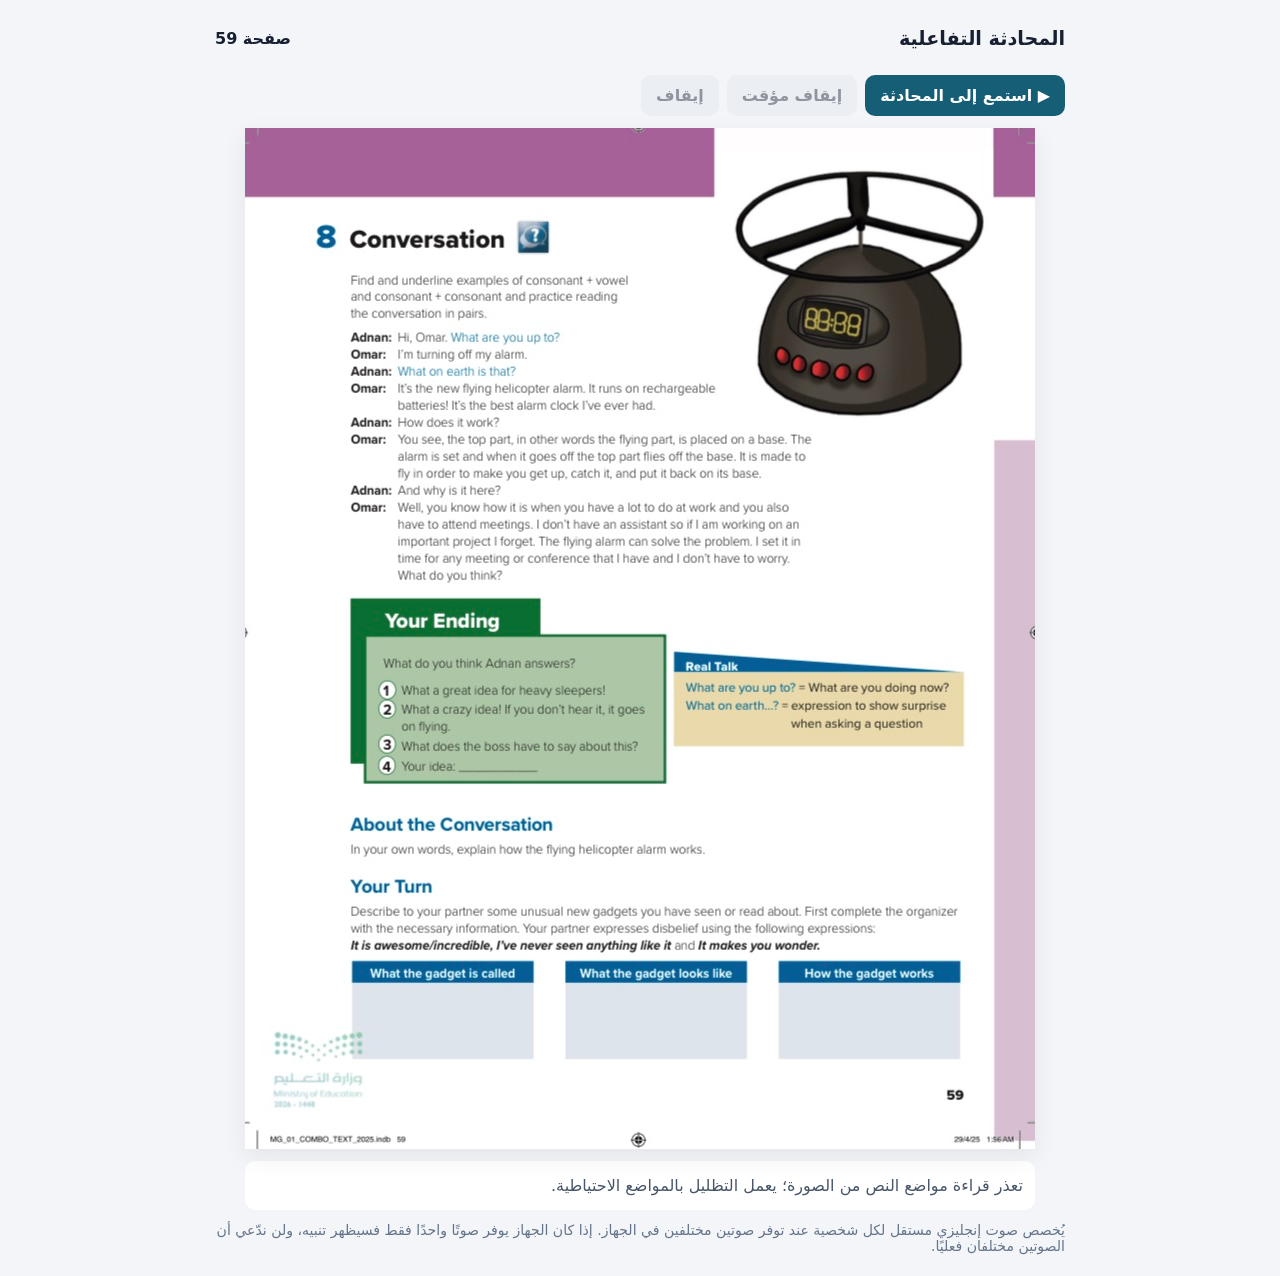
<file: masharee-awal/index.html>
<!doctype html>
<html lang="ar" dir="rtl">
<head>
<meta charset="utf-8"><meta name="viewport" content="width=device-width,initial-scale=1">
<title>المحادثة التفاعلية - صفحة 59</title>
<style>
*{box-sizing:border-box}body{margin:0;padding:14px;background:#f3f5f8;color:#172033;font-family:system-ui,Tahoma,sans-serif}
main{max-width:850px;margin:auto}header{display:flex;justify-content:space-between;align-items:center;gap:10px}h1{font-size:1.2rem}
.controls{display:flex;gap:8px;flex-wrap:wrap;margin:12px 0}button{font:inherit;font-weight:700;border:0;border-radius:10px;padding:11px 15px;background:#155e75;color:white;cursor:pointer}
.secondary{background:#e2e8f0;color:#172033}button:disabled{opacity:.45;cursor:not-allowed}
.page{position:relative;max-width:790px;margin:auto;background:white;line-height:0;box-shadow:0 8px 24px #0001;overflow:hidden}
.page img{width:100%;height:auto;display:block}.hot{position:absolute;border:2px solid transparent;border-radius:5px;background:transparent;padding:0;min-width:0;min-height:0}
.hot:focus-visible{outline:3px solid #2563eb;outline-offset:1px}.word-layer{position:absolute;inset:0;width:100%;height:100%;pointer-events:none;overflow:visible}.word-highlight{fill:rgba(35,35,35,.24);stroke:none;rx:2}
.status{max-width:790px;margin:12px auto;padding:12px;background:white;border-radius:10px;color:#475569;line-height:1.6}
.note{font-size:.88rem;color:#64748b;margin:8px 0}
</style></head>
<body><main>
<header><h1>المحادثة التفاعلية</h1><b>صفحة 59</b></header>
<div class="controls">
<button id="play">▶ استمع إلى المحادثة</button>
<button class="secondary" id="pause" disabled>إيقاف مؤقت</button>
<button class="secondary" id="stop" disabled>إيقاف</button>
</div>
<div class="page" id="page"><img src="conversation-page-59.jpg" alt="صفحة الكتاب الأصلية للمحادثة" onerror="document.querySelector('#status').textContent='تعذر تحميل صورة الصفحة. تحقق من الاتصال ثم أعد تحميل الموقع.'"></div>
<div class="status" id="status" aria-live="polite">اضغط زر الاستماع أو اضغط على موضع جملة في الصفحة لسماعها وحدها.</div>
<p class="note">يُخصص صوت إنجليزي مستقل لكل شخصية عند توفر صوتين مختلفين في الجهاز. إذا كان الجهاز يوفر صوتًا واحدًا فقط فسيظهر تنبيه، ولن ندّعي أن الصوتين مختلفان فعليًا.</p>
</main>
<script>
const lines=[
["Adnan","Hi, Omar. What are you up to?",[13,16.9,62,2.1],171],
["Omar","I'm turning off my alarm.",[13,18.9,62,2.0],190],
["Adnan","What on earth is that?",[13,20.9,62,2.0],210],
["Omar","It's the new flying helicopter alarm. It runs on rechargeable batteries! It's the best alarm clock I've ever had.",[13,22.8,64,4.7],229],
["Adnan","How does it work?",[13,28.5,62,2.0],263],
["Omar","You see, the top part, in other words the flying part, is placed on a base. The alarm is set and when it goes off the top part flies off the base. It is made to fly in order to make you get up, catch it, and put it back on its base.",[13,30.4,64,6.5],282],
["Adnan","And why is it here?",[13,36.7,62,2.0],348],
["Omar","Well, you know how it is when you have a lot to do at work and you also have to attend meetings. I don't have an assistant so if I am working on an important project I forget. The flying alarm can solve the problem. I set it in time for any meeting or conference that I have and I don't have to worry. What do you think?",[13,38.5,64,7.0],367]
];
const $=s=>document.querySelector(s),page=$("#page"),status=$("#status"),pauseBtn=$("#pause"),stopBtn=$("#stop"),spots=[];
const svgNS="http://www.w3.org/2000/svg",W=790,H=1024,START_X=153;
const svg=document.createElementNS(svgNS,"svg");svg.setAttribute("class","word-layer");svg.setAttribute("viewBox","0 0 "+W+" "+H);svg.setAttribute("preserveAspectRatio","none");page.append(svg);
const canvas=document.createElement("canvas"),ctx=canvas.getContext("2d");ctx.font="12px Arial";
const wordRects=[];
function detectPrintedRows(){
 const img=page.querySelector("img");
 if(!img?.complete||!img.naturalWidth)return [];
 canvas.width=W;canvas.height=H;ctx.font="12px Arial";
 try{ctx.drawImage(img,0,0,W,H);}catch{return [];}
 const pixels=ctx.getImageData(0,0,W,H).data,active=[];
 for(let y=175;y<475;y++){
  let count=0;
  for(let x=98;x<600;x++){
   const p=(y*W+x)*4,lum=.299*pixels[p]+.587*pixels[p+1]+.114*pixels[p+2];
   if(pixels[p+3]>0&&lum<155)count++;
  }
  if(count>=3)active.push(y);
 }
 const groups=[];
 for(const y of active){
  const last=groups[groups.length-1];
  if(!last||y-last.bottom>3)groups.push({top:y,bottom:y});
  else last.bottom=y;
 }
 return groups.filter(g=>g.bottom-g.top<=16);
}
function buildWordRectsFromImage(){
 const expected=[1,1,1,2,1,3,1,5],rows=detectPrintedRows();
 if(rows.length!==15)return false;
 let chosenLayouts=null;
 for(let width=390;width<=470;width++){
  const layouts=lines.map(line=>{
   const matches=[...line[1].matchAll(/[A-Za-z]+(?:['’][A-Za-z]+)?/g)];
   const result=[];let row=[],used=0;
   for(const m of matches){
    const w=ctx.measureText(m[0]).width,space=row.length?ctx.measureText(" ").width:0;
    if(row.length&&used+space+w>width){result.push(row);row=[];used=0;}
    row.push(m);used+=(row.length>1?space:0)+w;
   }
   if(row.length)result.push(row);
   return result;
  });
  if(layouts.every((layout,i)=>layout.length===expected[i])){chosenLayouts=layouts;break;}
 }
 if(!chosenLayouts)return false;
 let rowIndex=0;
 chosenLayouts.forEach((layout,lineIndex)=>{
  layout.forEach(row=>{
   let x=START_X;
   row.forEach((m,j)=>{
    if(j)x+=ctx.measureText(" ").width;
    const width=ctx.measureText(m[0]).width,r=document.createElementNS(svgNS,"rect");
    r.setAttribute("class","word-highlight");r.setAttribute("x",x.toFixed(1));
    r.setAttribute("y",(rows[rowIndex].top-1).toFixed(1));
    r.setAttribute("width",Math.max(4,width).toFixed(1));
    r.setAttribute("height",Math.max(11,rows[rowIndex].bottom-rows[rowIndex].top+3).toFixed(1));
    r.style.display="none";svg.append(r);
    wordRects.push({line:lineIndex,start:m.index,end:m.index+m[0].length,rect:r});
    x+=width;
   });
   rowIndex++;
  });
 });
 return true;
}
function buildWordRectsFallback(line,index){
 const matches=[...line[1].matchAll(/[A-Za-z]+(?:['’][A-Za-z]+)?/g)];
 let x=START_X,y=line[3],row=[],used=0;
 const add=(items,top)=>{let xx=START_X;items.forEach((m,j)=>{if(j)xx+=ctx.measureText(" ").width;const r=document.createElementNS(svgNS,"rect");r.setAttribute("class","word-highlight");r.setAttribute("x",xx);r.setAttribute("y",top-1);r.setAttribute("width",ctx.measureText(m[0]).width);r.setAttribute("height",13);r.style.display="none";svg.append(r);wordRects.push({line:index,start:m.index,end:m.index+m[0].length,rect:r});xx+=ctx.measureText(m[0]).width;});};
 for(const m of matches){const w=ctx.measureText(m[0]).width,space=row.length?ctx.measureText(" ").width:0;if(row.length&&used+space+w>438){add(row,y);y+=17;row=[];used=0;}row.push(m);used+=(row.length>1?space:0)+w;}
 if(row.length)add(row,y);
}
function setupHighlights(){
 if(buildWordRectsFromImage())status.textContent="تمت مطابقة مواضع الكلمات مع أسطر الصفحة الأصلية.";
 else{wordRects.splice(0);svg.replaceChildren();lines.forEach(buildWordRectsFallback);status.textContent="تعذر قراءة مواضع النص من الصورة؛ يعمل التظليل بالمواضع الاحتياطية.";}
}
const pageImage=page.querySelector("img");
if(pageImage.complete)setupHighlights();else pageImage.addEventListener("load",setupHighlights,{once:true});
lines.forEach((line,i)=>{const b=document.createElement("button");b.type="button";b.className="hot";b.setAttribute("aria-label","تشغيل جملة "+(i+1)+" — "+line[0]);const [x,y,w,h]=line[2];Object.assign(b.style,{left:x+"%",top:y+"%",width:w+"%",height:h+"%"});b.addEventListener("click",()=>speak(i));page.append(b);spots.push(b);});
let voices=[],token=0,current=-1,mode="idle";
function loadVoices(){voices=speechSynthesis.getVoices().filter(v=>/^en[-_]/i.test(v.lang));}
loadVoices();speechSynthesis.addEventListener?.("voiceschanged",loadVoices);
function controls(active){pauseBtn.disabled=!active;stopBtn.disabled=!active;pauseBtn.textContent="إيقاف مؤقت";}
function clearActive(){wordRects.forEach(x=>x.rect.style.display="none");}
function mark(i){spots.forEach((b,n)=>b.classList.toggle("active",n===i));status.textContent=lines[i][0]+" — الجملة "+(i+1);}
function markWord(i,charIndex){
 const candidates=wordRects.filter(x=>x.line===i);
 let found=candidates.find(x=>charIndex>=x.start&&charIndex<x.end);
 if(!found)found=candidates.find(x=>x.start>=charIndex);
 if(!found)return;
 candidates.forEach(x=>x.rect.style.display=x===found?"":"none");
}
function finish(t,msg){if(t!==token)return;mode="idle";current=-1;clearActive();spots.forEach(b=>b.classList.remove("active"));controls(false);status.textContent=msg;}
function say(i,t,onDone){
 current=i;const u=new SpeechSynthesisUtterance(lines[i][1]);const v=lines[i][0]==="Adnan"?voices[0]:(voices.find(x=>x.voiceURI!==voices[0]?.voiceURI)||voices[0]);
 if(v)u.voice=v;u.lang=v?.lang||"en-US";u.rate=.88;u.pitch=i%2?1.08:1;
 u.onstart=()=>{if(t===token){clearActive();mark(i);markWord(i,0)}};
 u.onboundary=e=>{if(t===token&&e.name==="word")markWord(i,e.charIndex)};
 u.onend=()=>{if(t===token)onDone?.()};
 u.onerror=()=>{if(t===token)finish(t,"تعذر تشغيل الصوت. تحقق من دعم المتصفح للنطق.")};
 speechSynthesis.speak(u);
}
function stop(){token++;speechSynthesis.cancel();mode="idle";current=-1;clearActive();spots.forEach(b=>b.classList.remove("active"));controls(false);status.textContent="تم إيقاف الاستماع.";}
function speak(i){stop();const t=++token;mode="single";controls(true);say(i,t,()=>finish(t,"انتهى الاستماع إلى الجملة المحددة."));}
function play(){stop();const t=++token;let i=0;mode="all";controls(true);const next=()=>{if(t!==token)return;if(i>=lines.length){finish(t,"انتهت المحادثة كاملة.");return;}say(i,t,()=>{i++;next()});};next();}
$("#play").addEventListener("click",play);stopBtn.addEventListener("click",stop);
pauseBtn.addEventListener("click",()=>{if(speechSynthesis.paused){speechSynthesis.resume();pauseBtn.textContent="إيقاف مؤقت";status.textContent="تمت متابعة الاستماع.";}else if(speechSynthesis.speaking){speechSynthesis.pause();pauseBtn.textContent="متابعة";status.textContent="الصوت متوقف مؤقتًا.";}});
</script></body></html>
</file>
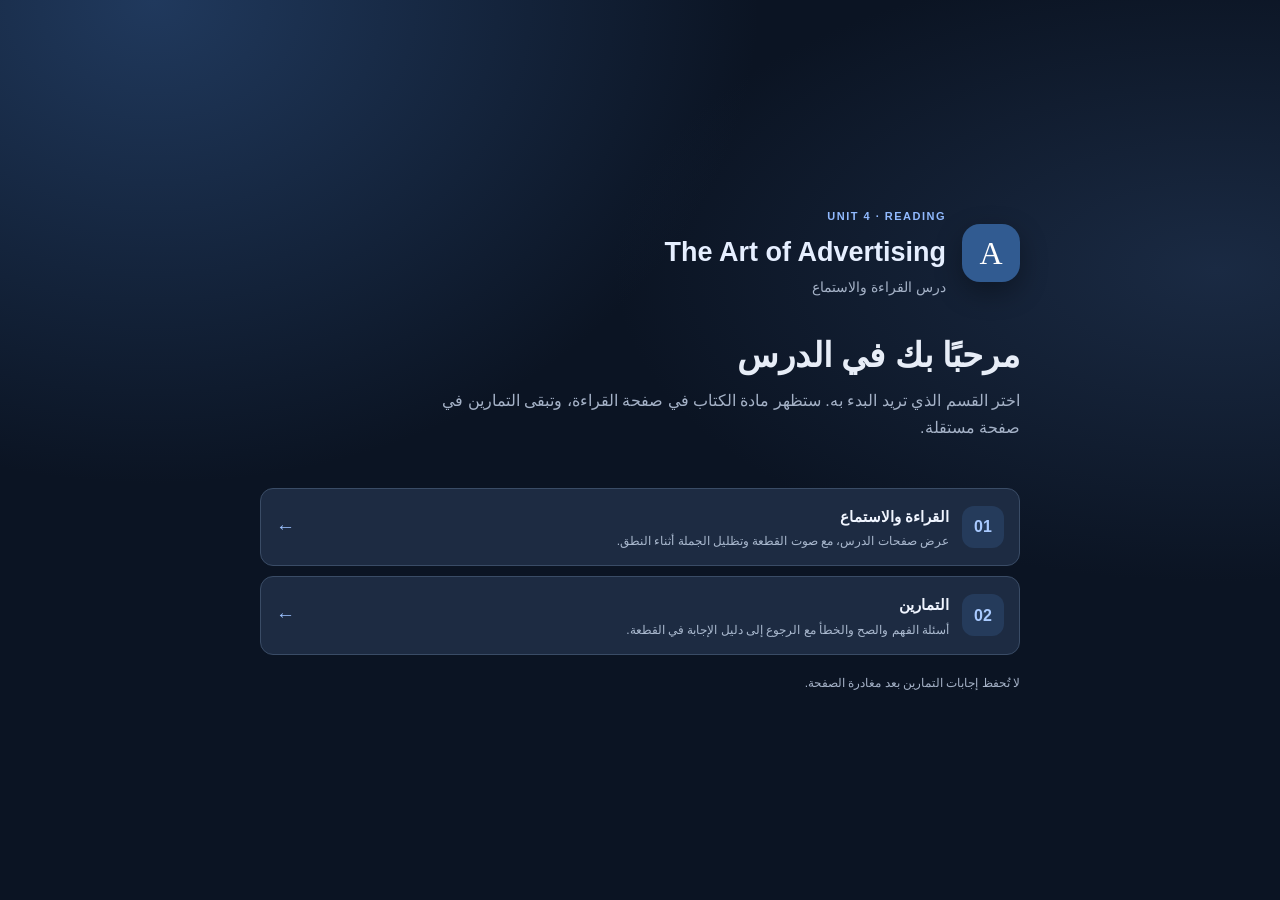
<file: public/index.html>
<!doctype html>
<html lang="ar" dir="rtl">
<head>
<meta charset="utf-8"><meta name="viewport" content="width=device-width,initial-scale=1">
<meta name="theme-color" content="#0b1423">
<meta name="description" content="درس The Art of Advertising: قراءة تفاعلية وتمارين فهم.">
<title>The Art of Advertising | الرئيسية</title>
<link rel="stylesheet" href="./styles.css?v=13">
</head>
<body>
<main class="shell home-shell">
<header class="brand"><div class="brand-mark" aria-hidden="true">A</div><div><p class="eyebrow">UNIT 4 · READING</p><h1>The Art of Advertising</h1><p class="subtitle">درس القراءة والاستماع</p></div></header>
<section class="intro page-intro"><h2>مرحبًا بك في الدرس</h2><p>اختر القسم الذي تريد البدء به. ستظهر مادة الكتاب في صفحة القراءة، وتبقى التمارين في صفحة مستقلة.</p></section>
<nav class="learning-menu" aria-label="أقسام الدرس">
<a class="learning-link" href="./textbook.html"><span class="menu-number">01</span><span><strong>القراءة والاستماع</strong><small>عرض صفحات الدرس، مع صوت القطعة وتظليل الجملة أثناء النطق.</small></span><span class="menu-arrow">←</span></a>
<a class="learning-link" href="./quiz.html"><span class="menu-number">02</span><span><strong>التمارين</strong><small>أسئلة الفهم والصح والخطأ مع الرجوع إلى دليل الإجابة في القطعة.</small></span><span class="menu-arrow">←</span></a>
</nav>
<p class="home-note">لا تُحفظ إجابات التمارين بعد مغادرة الصفحة.</p>
</main>
</body></html>
</file>
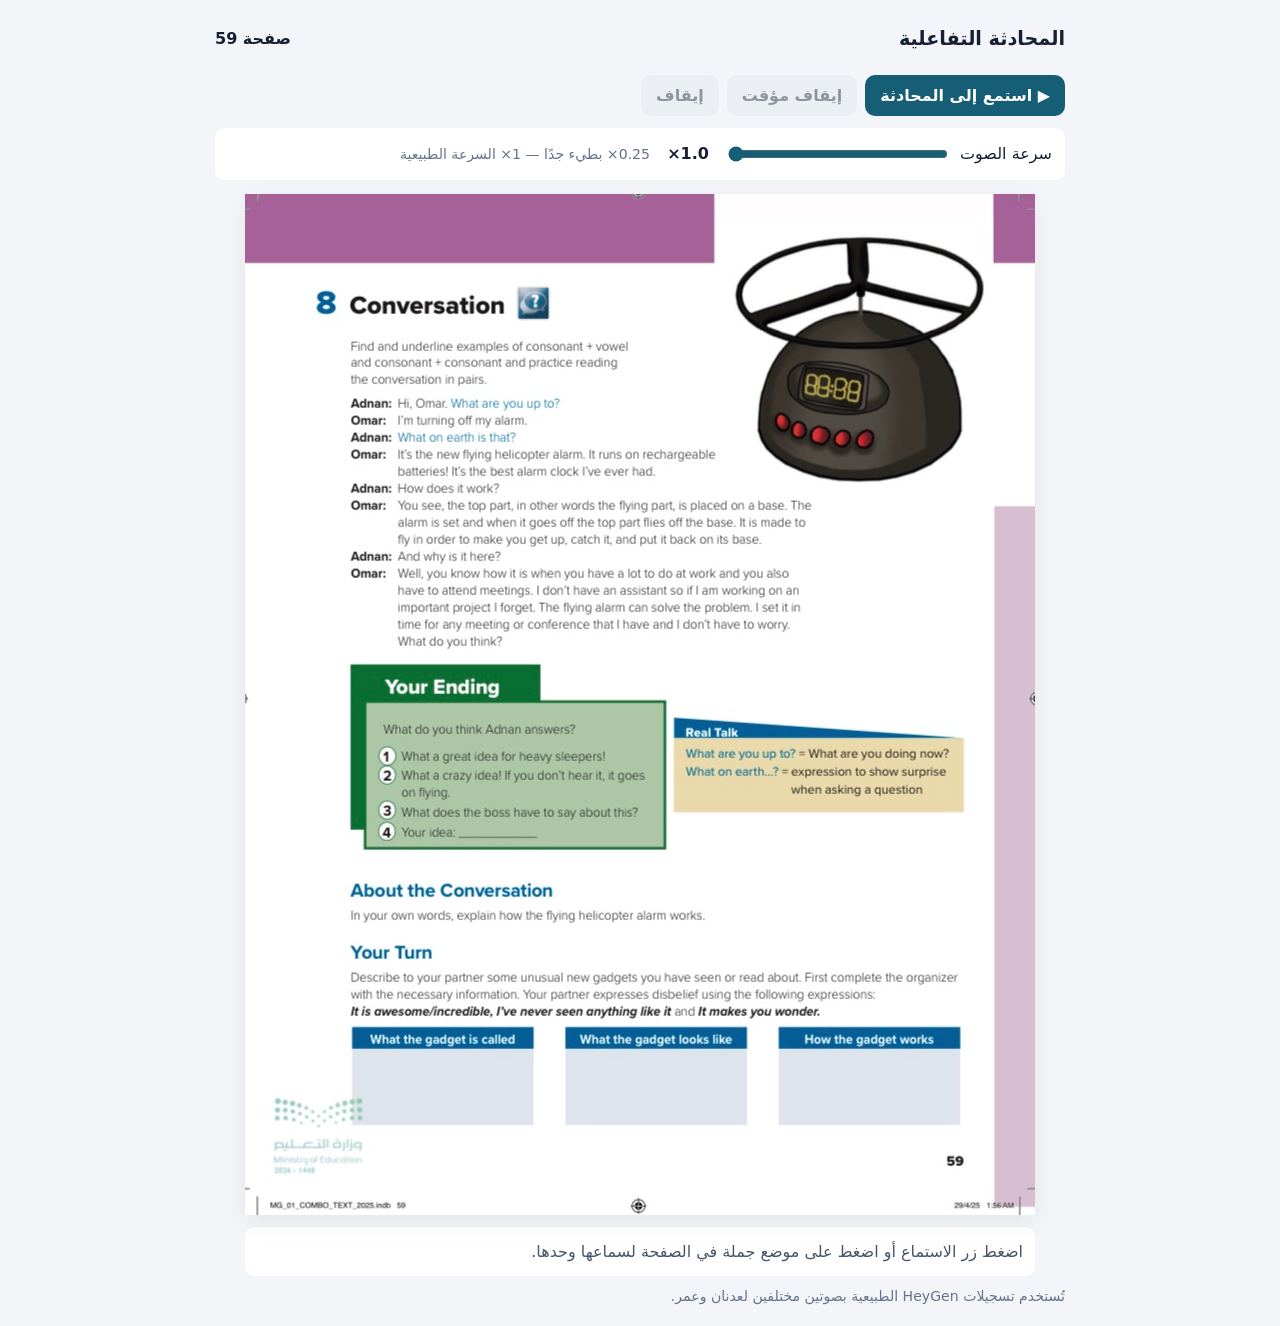
<file: public/masharee-awal/index.html>
<!doctype html>
<html lang="ar" dir="rtl">
<head>
<meta charset="utf-8"><meta name="viewport" content="width=device-width,initial-scale=1">
<title>المحادثة التفاعلية - صفحة 59</title>
<style>
*{box-sizing:border-box}body{margin:0;padding:14px;background:#f3f5f8;color:#172033;font-family:system-ui,Tahoma,sans-serif}
main{max-width:850px;margin:auto}header{display:flex;justify-content:space-between;align-items:center;gap:10px}h1{font-size:1.2rem}
.controls{display:flex;gap:8px;flex-wrap:wrap;margin:12px 0}button{font:inherit;font-weight:700;border:0;border-radius:10px;padding:11px 15px;background:#155e75;color:white;cursor:pointer}.speed-control{display:flex;align-items:center;gap:10px;flex-wrap:wrap;background:#fff;padding:10px 13px;border-radius:10px;margin:10px 0 14px}.speed-control input{width:min(220px,48vw);accent-color:#155e75}.speed-control output{font-weight:800;min-width:3.5em;text-align:center}
.secondary{background:#e2e8f0;color:#172033}button:disabled{opacity:.45;cursor:not-allowed}
.page{position:relative;max-width:790px;margin:auto;background:white;line-height:0;box-shadow:0 8px 24px #0001;overflow:hidden}
.page img{width:100%;height:auto;display:block}
.hot{position:absolute;border:0;border-radius:1px;background:transparent;padding:0;min-width:0;min-height:0;cursor:pointer;opacity:1;mix-blend-mode:normal}
.hot:focus-visible{outline:2px solid #2563eb;outline-offset:1px}
.hot.selected{background:transparent}
.hot.active{background:transparent;mix-blend-mode:normal;box-shadow:none}
.word-layer{position:absolute;inset:0;width:100%;height:100%;pointer-events:none;z-index:3}.word-highlight{fill:rgba(35,35,35,.24);stroke:none;rx:2}
.status{max-width:790px;margin:12px auto;padding:12px;background:white;border-radius:10px;color:#475569;line-height:1.6}
.note{font-size:.88rem;color:#64748b;margin:8px 0}
</style></head>
<body><main>
<header><h1>المحادثة التفاعلية</h1><b>صفحة 59</b></header>
<div class="controls">
<button id="play">▶ استمع إلى المحادثة</button>
<button class="secondary" id="pause" disabled>إيقاف مؤقت</button>
<button class="secondary" id="stop" disabled>إيقاف</button>
</div>
<div class="speed-control"><label for="speed">سرعة الصوت</label><input id="speed" type="range" min="0.25" max="1" step="0.05" value="1"><output id="speedValue" for="speed">1.0×</output><span class="note">0.25× بطيء جدًا — 1× السرعة الطبيعية</span></div>
<audio id="omarAudio" preload="auto" src="https://resource2.heygen.ai/text_to_speech/e5985a6c5fcb4e1d9247c437a6067191/c30ecab014cb4a8d816d07f6b2b625c8/id=7184660b9fed43cfb48cb23227905644.wav"></audio>
<audio id="adnanAudio" preload="auto" src="https://resource2.heygen.ai/text_to_speech/e5985a6c5fcb4e1d9247c437a6067191/80b17a1be1594e578b92c0ddf4a37fc8/id=1961e5c548fd4cc888f3965416e7a7f7.wav"></audio>
<div class="page" id="page"><img src="conversation-page-59.jpg" alt="صفحة الكتاب الأصلية للمحادثة" onerror="document.querySelector('#status').textContent='تعذر تحميل صورة الصفحة. تحقق من الاتصال ثم أعد تحميل الموقع.'"></div>
<div class="status" id="status" aria-live="polite">اضغط زر الاستماع أو اضغط على موضع جملة في الصفحة لسماعها وحدها.</div>
<p class="note">تُستخدم تسجيلات HeyGen الطبيعية بصوتين مختلفين لعدنان وعمر.</p>
</main>
<script>
const lines=[
["Adnan","Hi, Omar. What are you up to?",[[19.1,19.34,20.5,1.7]]],
["Omar","I'm turning off my alarm.",[[19.1,21.09,18.5,1.7]]],
["Adnan","What on earth is that?",[[19.1,22.75,18.0,1.7]]],
["Omar","It's the new flying helicopter alarm. It runs on rechargeable batteries! It's the best alarm clock I've ever had.",[[19.1,24.51,41.0,1.7],[19.1,26.17,33.0,1.7]],[0.56,0.44]],
["Adnan","How does it work?",[[19.1,27.93,16.0,1.7]]],
["Omar","You see, the top part, in other words the flying part, is placed on a base. The alarm is set and when it goes off the top part flies off the base. It is made to fly in order to make you get up, catch it, and put it back on its base.",[[19.1,29.69,58.0,1.7],[19.1,31.35,55.0,1.7],[19.1,33.11,50.0,1.7]],[0.36,0.34,0.30]],
["Adnan","And why is it here?",[[19.1,34.86,17.0,1.7]]],
["Omar","Well, you know how it is when you have a lot to do at work and you also have to attend meetings. I don't have an assistant so if I am working on an important project I forget. The flying alarm can solve the problem. I set it in time for any meeting or conference that I have and I don't have to worry. What do you think?",[[19.1,36.62,60.0,1.7],[19.1,38.28,58.0,1.7],[19.1,40.04,56.5,1.7],[19.1,41.80,58.5,1.7],[19.1,43.46,17.0,1.7]],[0.24,0.22,0.20,0.22,0.12]]
];
const $=s=>document.querySelector(s),page=$("#page"),status=$("#status"),pauseBtn=$("#pause"),stopBtn=$("#stop"),spots=[];
const wordRows=[
["Hi, Omar. What are you up to?"],
["I'm turning off my alarm."],
["What on earth is that?"],
["It's the new flying helicopter alarm. It runs on rechargeable","batteries! It's the best alarm clock I've ever had."],
["How does it work?"],
["You see, the top part, in other words the flying part, is placed on a base. The","alarm is set and when it goes off the top part flies off the base. It is made to","fly in order to make you get up, catch it, and put it back on its base."],
["And why is it here?"],
["Well, you know how it is when you have a lot to do at work and you also","have to attend meetings. I don't have an assistant so if I am working on an","important project I forget. The flying alarm can solve the problem. I set it in","time for any meeting or conference that I have and I don't have to worry.","What do you think?"]
];
const wordSvg=document.createElementNS("http://www.w3.org/2000/svg","svg");
wordSvg.setAttribute("class","word-layer");wordSvg.setAttribute("viewBox","0 0 790 1024");wordSvg.setAttribute("preserveAspectRatio","none");page.append(wordSvg);
const measureCanvas=document.createElement("canvas"),measure=measureCanvas.getContext("2d");
const wordMarks=[],rowY=[210,228,245,263,280,298,316,333,351,369,387,404,422,440,457];
measure.font="12px Arial";
let globalRow=0;
wordRows.forEach((rows,lineIndex)=>{const marks=[];rows.forEach(rowText=>{
 let x=153;const words=[...rowText.matchAll(/\S+/g)];
 words.forEach((m,index)=>{const w=measure.measureText(m[0]).width;const rect=document.createElementNS("http://www.w3.org/2000/svg","rect");
 rect.setAttribute("class","word-highlight");rect.setAttribute("x",x.toFixed(2));rect.setAttribute("y",(rowY[globalRow]-10).toFixed(2));rect.setAttribute("width",Math.max(3,w).toFixed(2));rect.setAttribute("height","14");rect.style.display="none";wordSvg.append(rect);
 marks.push({rect,start:globalRow,word:m[0]});x+=w+measure.measureText(" ").width;
 });globalRow++;
 });wordMarks.push(marks);});
function markWordProgress(i,progress){
 const marks=wordMarks[i]||[];if(!marks.length)return;
 const all=marks.map(m=>m.word),total=all.reduce((n,w)=>n+w.length,0);
 let target=Math.min(total-1,Math.floor(Math.max(0,Math.min(.999,progress))*total)),cursor=0,chosen=0;
 for(let n=0;n<all.length;n++){cursor+=all[n].length;if(target<cursor){chosen=n;break;}}
 marks.forEach((m,n)=>m.rect.style.display=n===chosen?"":"none");
}
function clearWordMarks(){wordMarks.flat().forEach(m=>m.rect.style.display="none");}

lines.forEach((line,i)=>{
 const group=[];
 line[2].forEach(([x,y,w,h],row)=>{
  const b=document.createElement("button");b.type="button";b.className="hot";
  b.setAttribute("aria-label",row===0?"تشغيل جملة "+(i+1)+" — "+line[0]:"السطر "+(row+1)+" من الجملة "+(i+1));
  Object.assign(b.style,{left:x+"%",top:y+"%",width:w+"%",height:(h*0.72)+"%"});
  b.addEventListener("click",()=>speak(i));page.append(b);group.push(b);
 });
 spots.push(group);
});
let voices=[],token=0,current=-1,mode="idle",activeRow=-1,audioFrame=0,resumeTicker=null;
function stopAudioTicker(){if(audioFrame)cancelAnimationFrame(audioFrame);audioFrame=0;resumeTicker=null;}
const omarAudio=$("#omarAudio"),adnanAudio=$("#adnanAudio");
const omarRanges={1:[0,1.30],3:[1.35,7.92],5:[8.15,21.14],7:[21.45,38.65]};
const adnanRanges={0:[0,2.197],2:[2.20,3.712],4:[3.75,4.864],6:[4.80,5.75]};
const speed=$("#speed"),speedValue=$("#speedValue");
speed.addEventListener("input",()=>{speedValue.value=Number(speed.value).toFixed(1)+"×";speedValue.textContent=speedValue.value;omarAudio.playbackRate=Number(speed.value);adnanAudio.playbackRate=Number(speed.value);});
function loadVoices(){voices=speechSynthesis.getVoices().filter(v=>/^en[-_]/i.test(v.lang));}
function scoreVoice(v,role){
 const n=(v.name+" "+v.voiceURI).toLowerCase();let s=0;
 if(/enhanced|premium|natural|neural|online/.test(n))s+=40;
 if(/compact|default|basic/.test(n))s-=15;
 if(role==="Omar"&&/daniel|alex|oliver|aaron|evan|nathan|thomas|tom|david|guy|arthur|fred|male/.test(n))s+=30;
 if(role==="Adnan"&&/samantha|ava|zoe|serena|karen|female/.test(n))s+=20;
 if(/en-us|en-gb/.test(v.lang.toLowerCase()))s+=3;
 return s;
}
function chosenVoice(role){
 if(!voices.length)loadVoices();
 const ranked=[...voices].sort((a,b)=>scoreVoice(b,role)-scoreVoice(a,role));
 if(role==="Omar")return ranked[0];
 return ranked.find(v=>v.voiceURI!==chosenVoice("Omar")?.voiceURI)||ranked[0];
}
loadVoices();speechSynthesis.addEventListener?.("voiceschanged",loadVoices);
function controls(active){pauseBtn.disabled=!active;stopBtn.disabled=!active;pauseBtn.textContent="إيقاف مؤقت";}
function clearActive(){spots.flat().forEach(b=>b.classList.remove("active","selected"));clearWordMarks();activeRow=-1;}
function mark(i,row=0){if(activeRow!==row||!spots[i][row]?.classList.contains("active")){clearActive();spots[i][row]?.classList.add("active","selected");activeRow=row;}status.textContent=lines[i][0]+" — الجملة "+(i+1);}
function lineAtProgress(i,progress){const weights=lines[i][3]||spots[i].map(()=>1/spots[i].length);let total=0;for(let r=0;r<weights.length;r++){total+=weights[r];if(progress<=total||r===weights.length-1)return r;}return 0;}
function finish(t,msg){if(t!==token)return;token++;stopAudioTicker();mode="idle";current=-1;clearActive();controls(false);status.textContent=msg;}
function say(i,t,onDone){
 current=i;mark(i);
 const isOmar=lines[i][0]==="Omar";
 const audio=isOmar?omarAudio:adnanAudio;
 const range=(isOmar?omarRanges:adnanRanges)[i];
 if(!range){finish(t,"تعذر تحديد مقطع الصوت.");return;}
 const end=range[1],start=range[0];
 stopAudioTicker();audio.pause();audio.currentTime=start;audio.playbackRate=Number(speed.value);
 const tick=()=>{
  if(t!==token){stopAudioTicker();return;}
  if(audio.paused){audioFrame=0;return;}
  const progress=Math.max(0,Math.min(1,(audio.currentTime-start)/(end-start)));
  mark(i,lineAtProgress(i,progress));markWordProgress(i,progress);
  if(audio.currentTime>=end){
   stopAudioTicker();audio.pause();audio.currentTime=end;onDone?.();return;
  }
  audioFrame=requestAnimationFrame(tick);
 };
 const startTicker=()=>{
  if(t!==token||audio.paused)return;
  if(audioFrame)cancelAnimationFrame(audioFrame);
  audioFrame=requestAnimationFrame(tick);
 };
 resumeTicker=startTicker;
 audio.play().then(startTicker).catch(()=>{
  finish(t,"تعذر تحميل التسجيل الصوتي. تحقق من الاتصال ثم أعد المحاولة.");
 });
}
function stop(){token++;stopAudioTicker();speechSynthesis.cancel();omarAudio.pause();adnanAudio.pause();mode="idle";current=-1;clearActive();controls(false);status.textContent="تم إيقاف الاستماع.";}
function speak(i){stop();const t=++token;mode="single";controls(true);say(i,t,()=>finish(t,"انتهى الاستماع إلى الجملة المحددة."));}
function play(){stop();const t=++token;let i=0;mode="all";controls(true);
 const next=()=>{if(t!==token)return;if(i>=lines.length){finish(t,"انتهت المحادثة كاملة.");return;}say(i,t,()=>{i++;next()});};next();
}
$("#play").addEventListener("click",play);stopBtn.addEventListener("click",stop);
pauseBtn.addEventListener("click",()=>{
 const paused=omarAudio.paused&&adnanAudio.paused&&!speechSynthesis.paused;
 if(paused){
  if(current>=0&&lines[current][0]==="Omar")omarAudio.play().then(()=>resumeTicker?.()).catch(()=>{});
  else if(current>=0)adnanAudio.play().then(()=>resumeTicker?.()).catch(()=>{});
  else speechSynthesis.resume();
  pauseBtn.textContent="إيقاف مؤقت";status.textContent="تمت متابعة الاستماع.";
 }else{
  omarAudio.pause();adnanAudio.pause();speechSynthesis.pause();
  pauseBtn.textContent="متابعة";status.textContent="الصوت متوقف مؤقتًا.";
 }
});
</script></body></html>
</file>
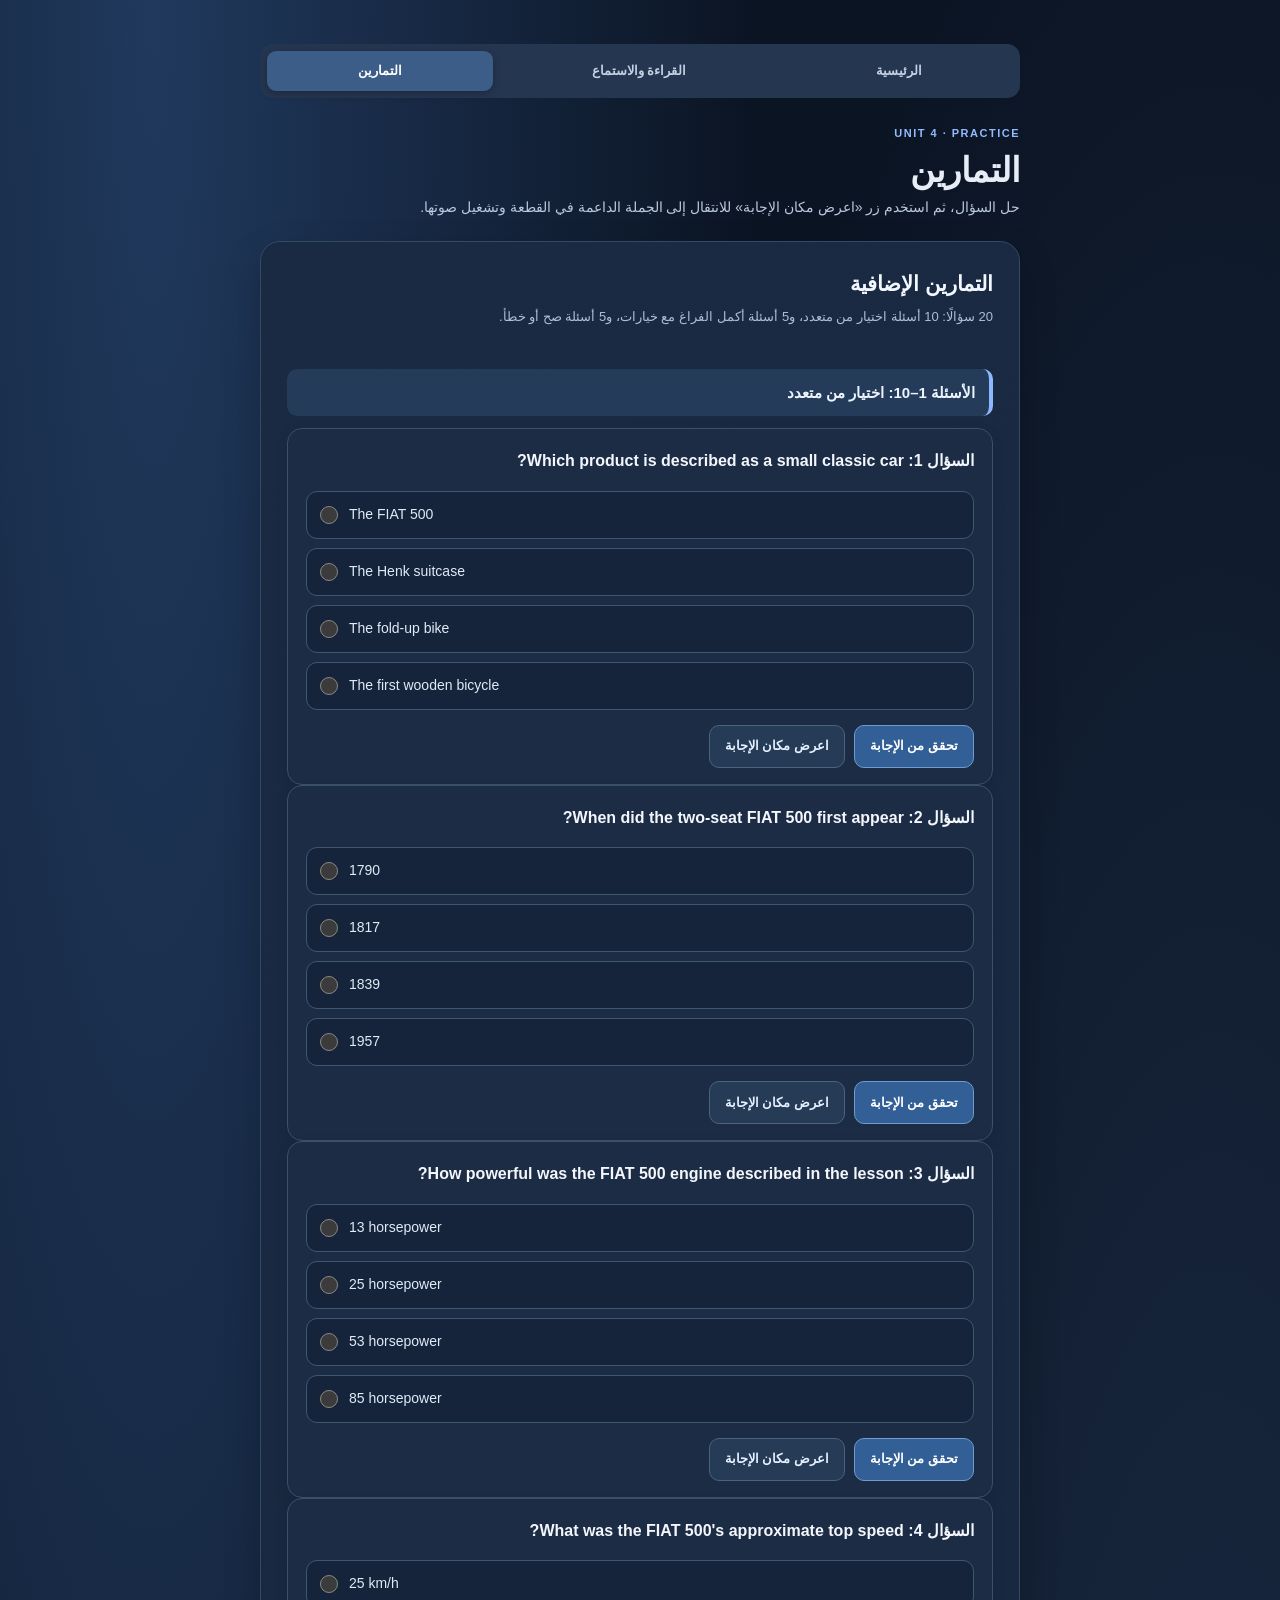
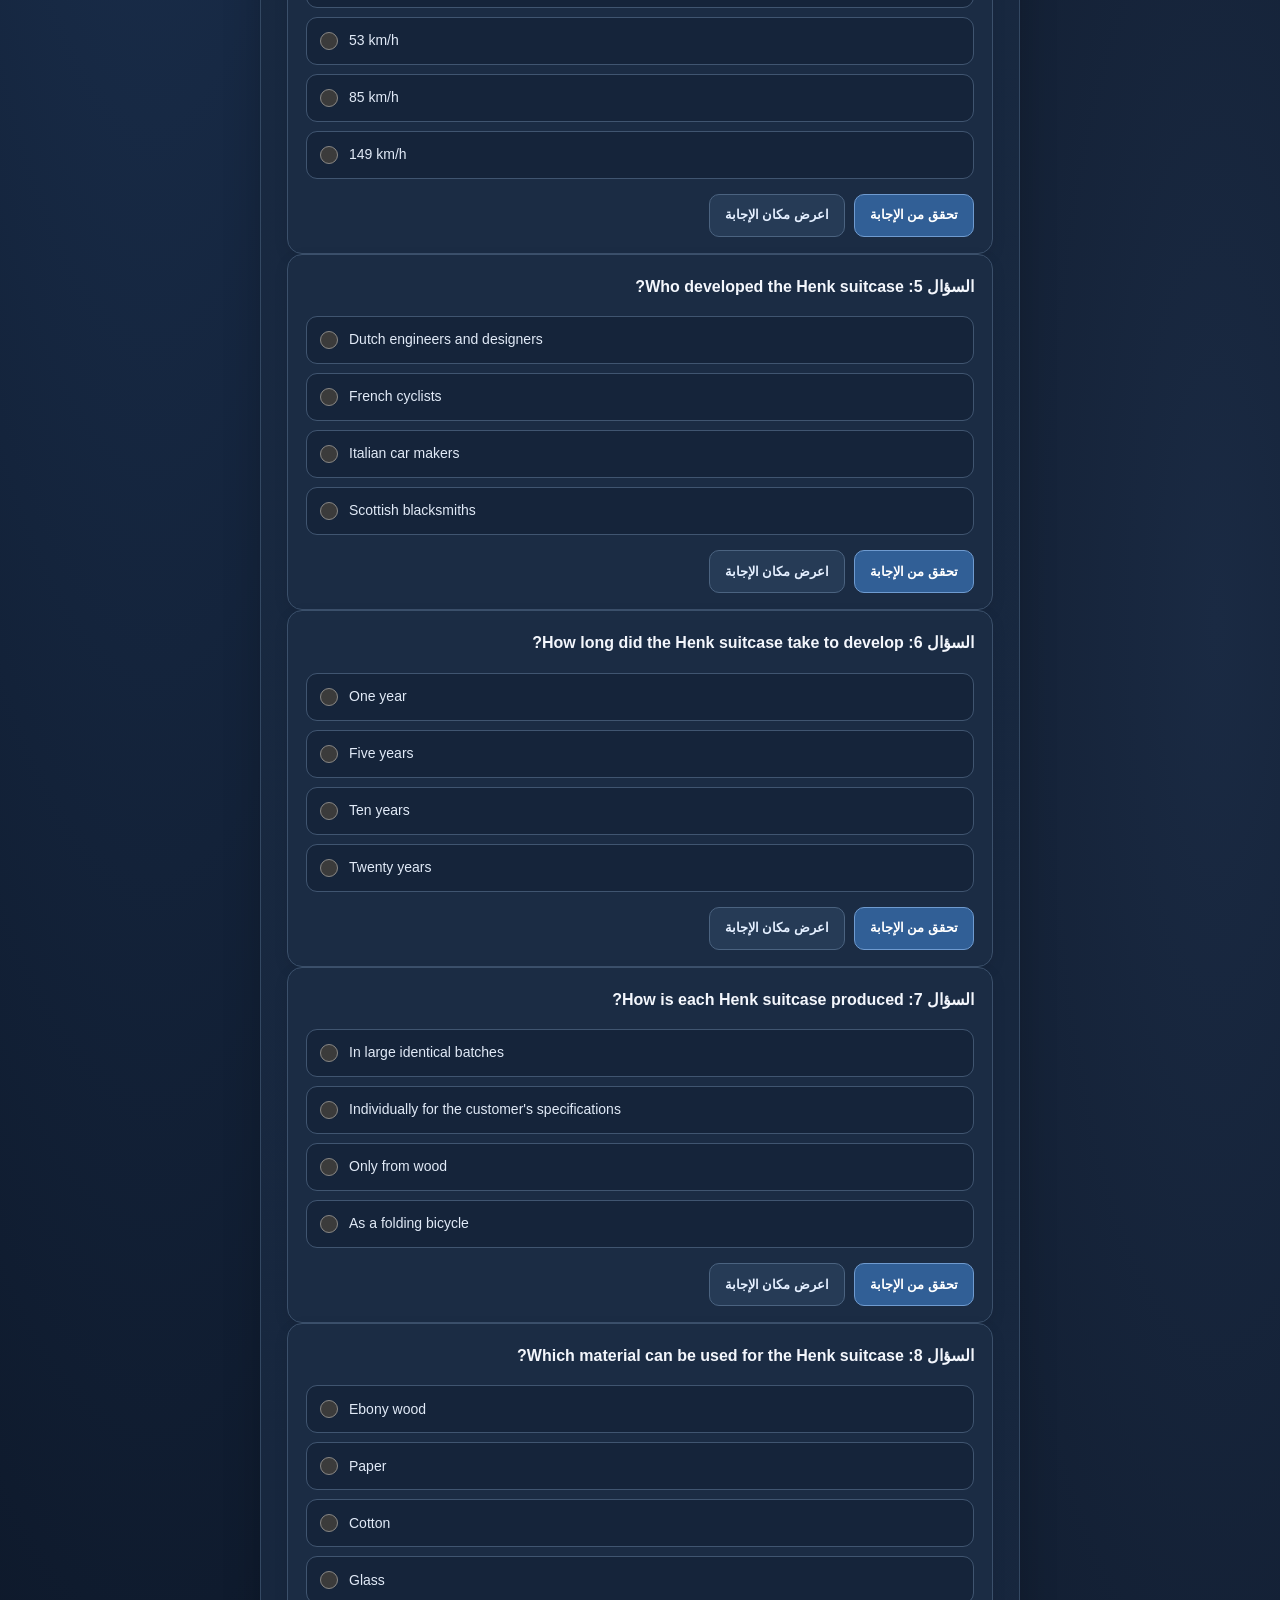
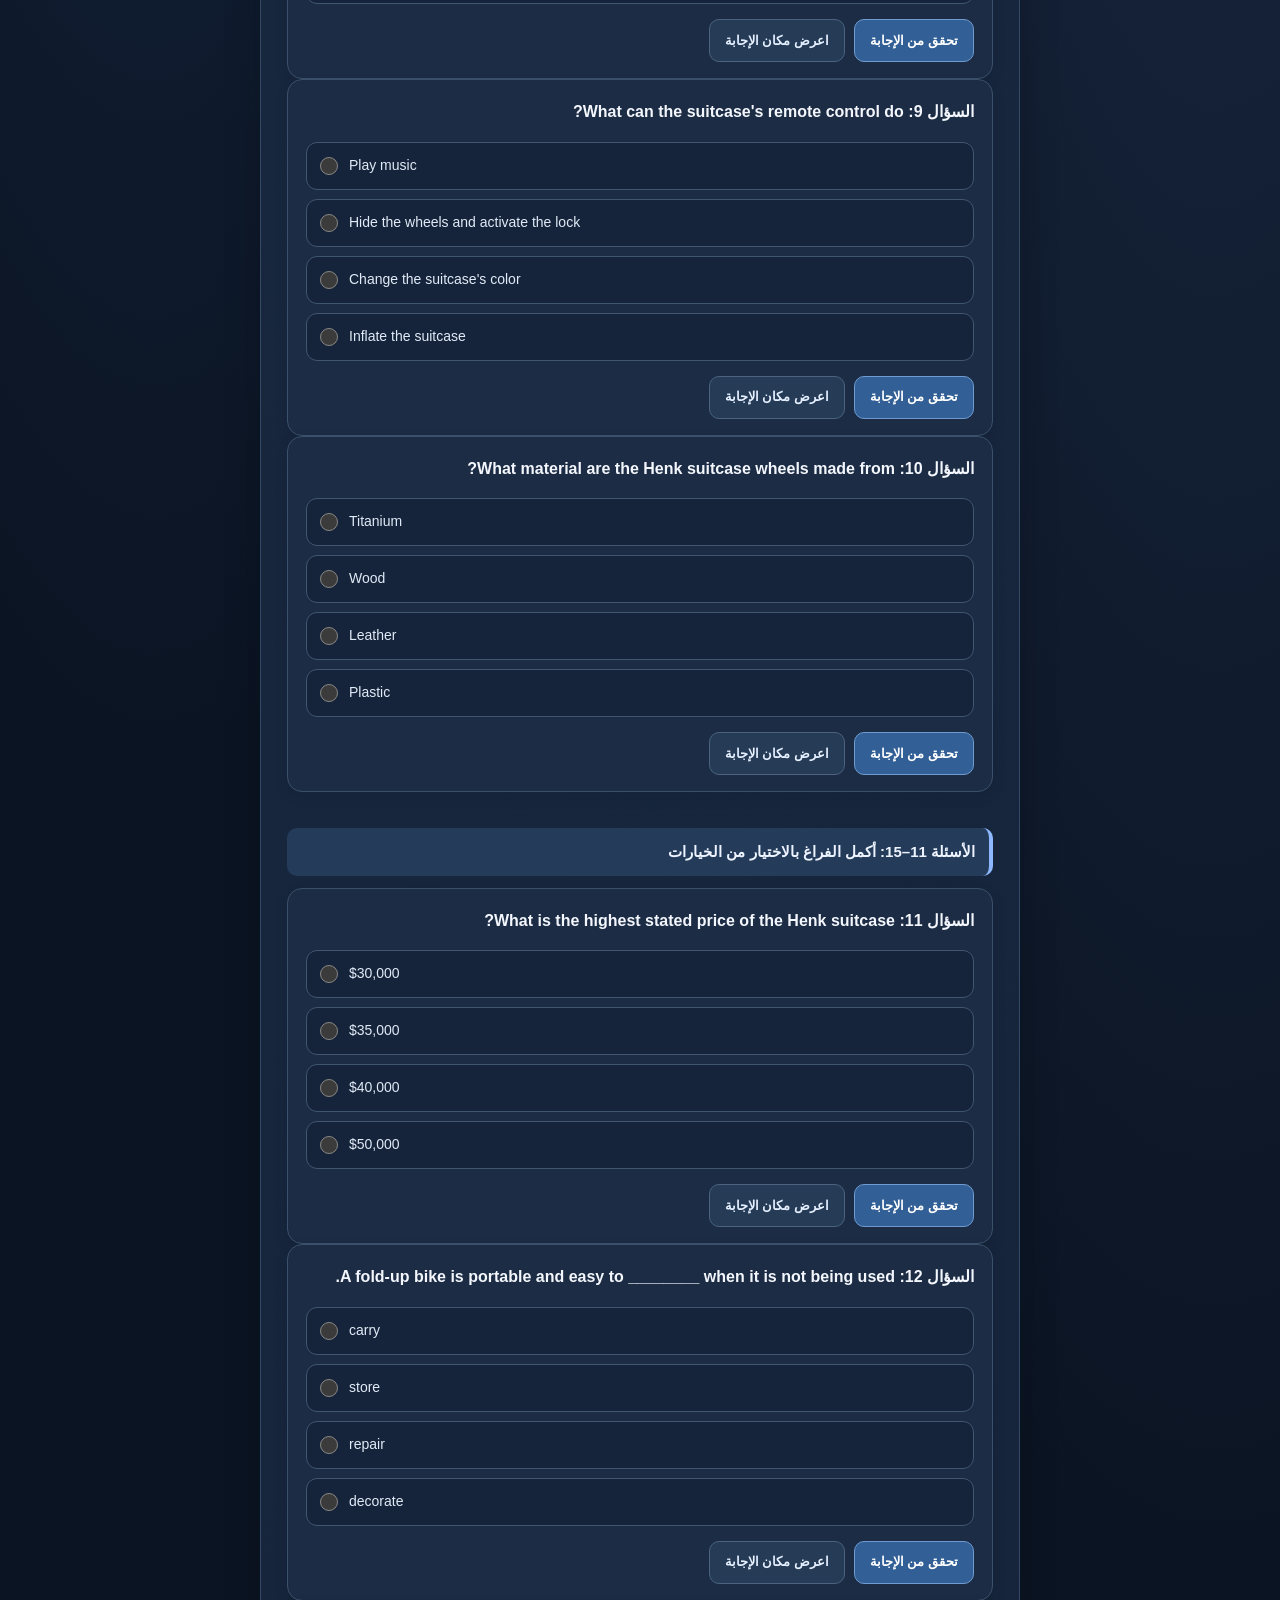
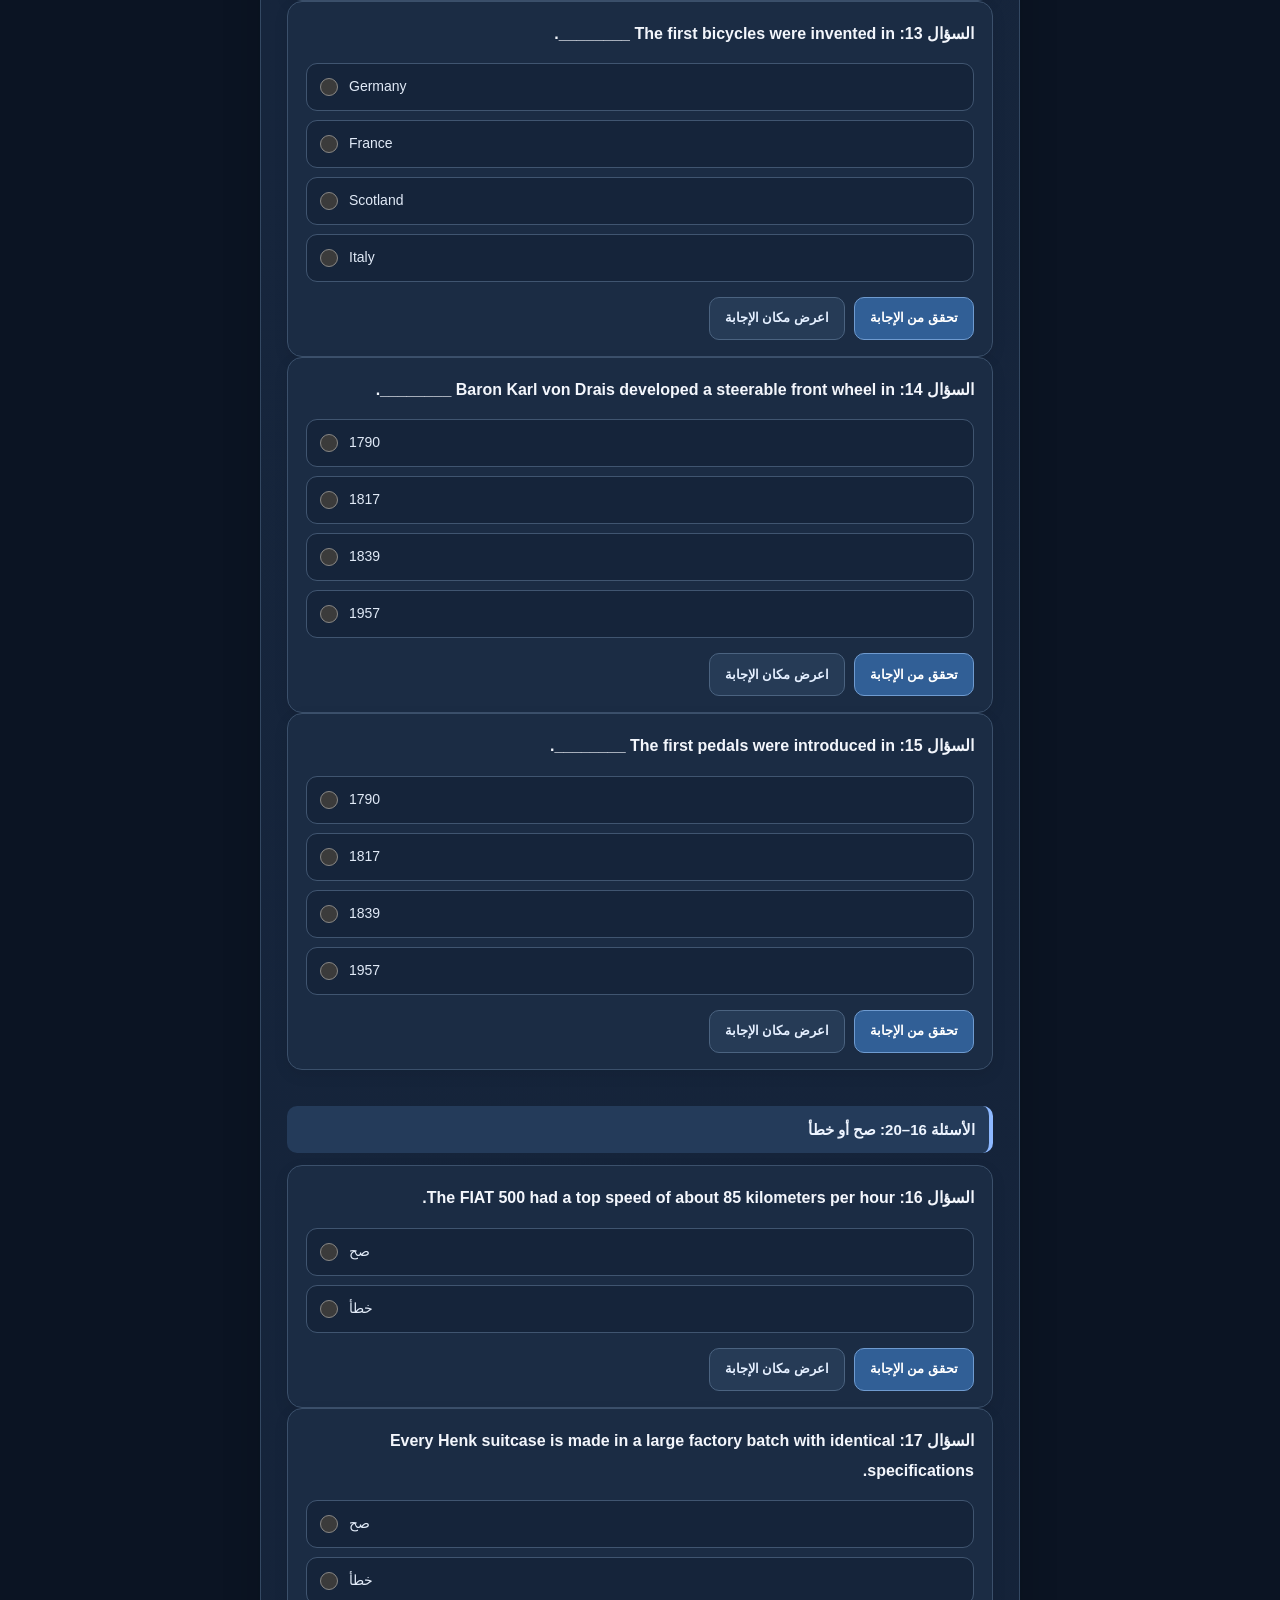
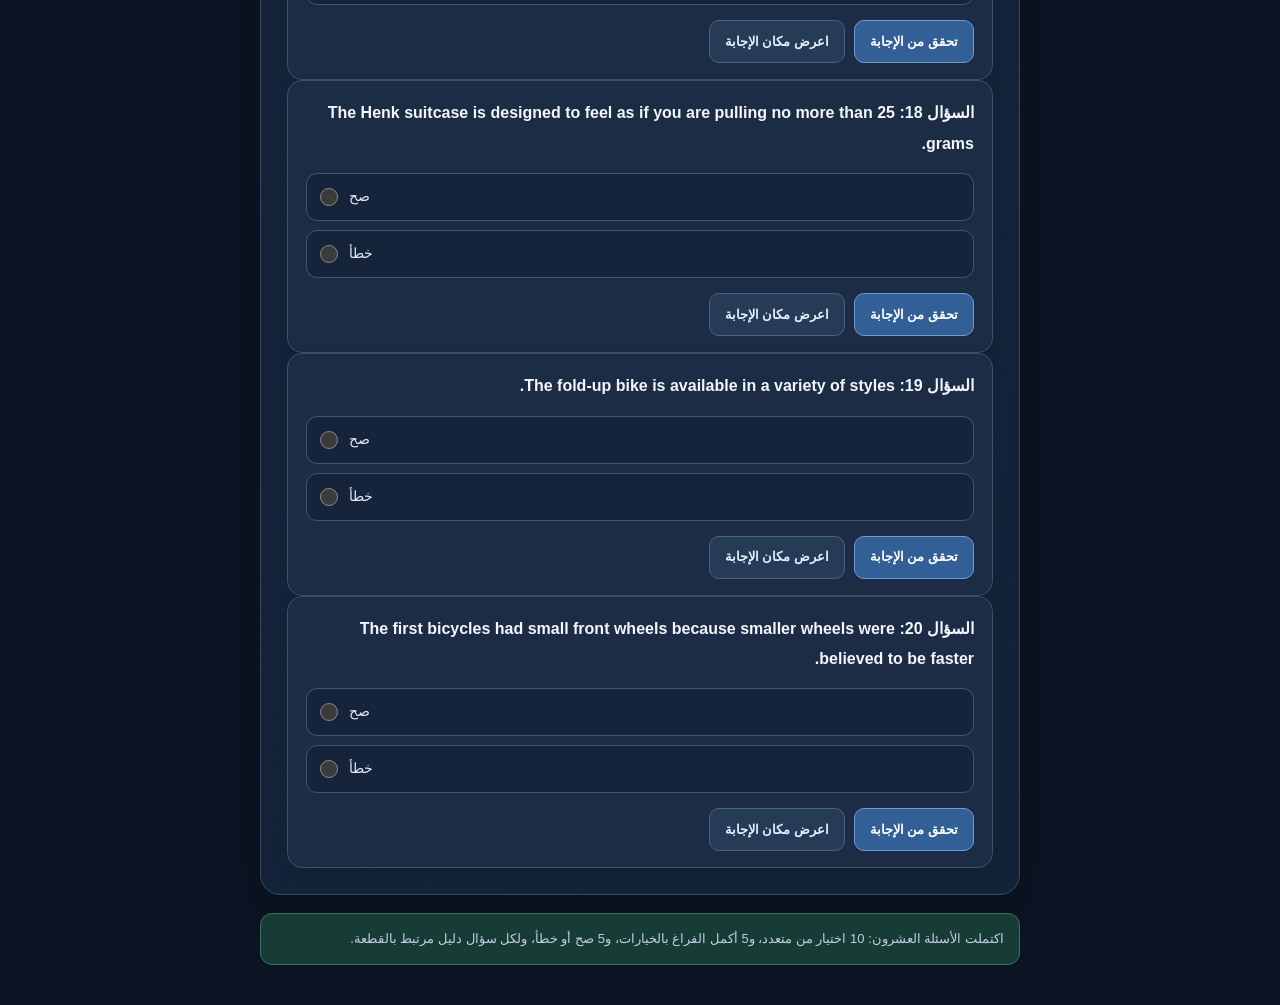
<file: public/quiz.html>
<!doctype html>
<html lang="ar" dir="rtl">
<head>
<meta charset="utf-8"><meta name="viewport" content="width=device-width,initial-scale=1">
<meta name="theme-color" content="#0b1423">
<title>التمارين | The Art of Advertising</title>
<link rel="stylesheet" href="./styles.css?v=13">
<link rel="stylesheet" href="./art-advertising.css?v=17">
</head>
<body class="quiz-page">
<main class="shell art-shell">
<nav class="page-nav"><a href="./index.html">الرئيسية</a><a href="./textbook.html">القراءة والاستماع</a><a class="current" href="./quiz.html">التمارين</a></nav>
<header class="intro page-intro"><p class="eyebrow">UNIT 4 · PRACTICE</p><h1>التمارين</h1><p>حل السؤال، ثم استخدم زر «اعرض مكان الإجابة» للانتقال إلى الجملة الداعمة في القطعة وتشغيل صوتها.</p></header>

<section class="art-panel" aria-labelledby="practice-title">
<h2 id="practice-title">التمارين الإضافية</h2>
<p>20 سؤالًا: 10 أسئلة اختيار من متعدد، و5 أسئلة أكمل الفراغ مع خيارات، و5 أسئلة صح أو خطأ.</p>
<div id="extra-exercises" class="question-list" aria-live="polite"></div>
</section>
<p id="quiz-status" class="art-note" role="status">يجري تحميل الأسئلة المعتمدة…</p>
</main>
<script src="./art-advertising-config.js?v=9"></script>
<script src="./art-advertising-quiz.js?v=8" defer></script>
</body></html>
</file>
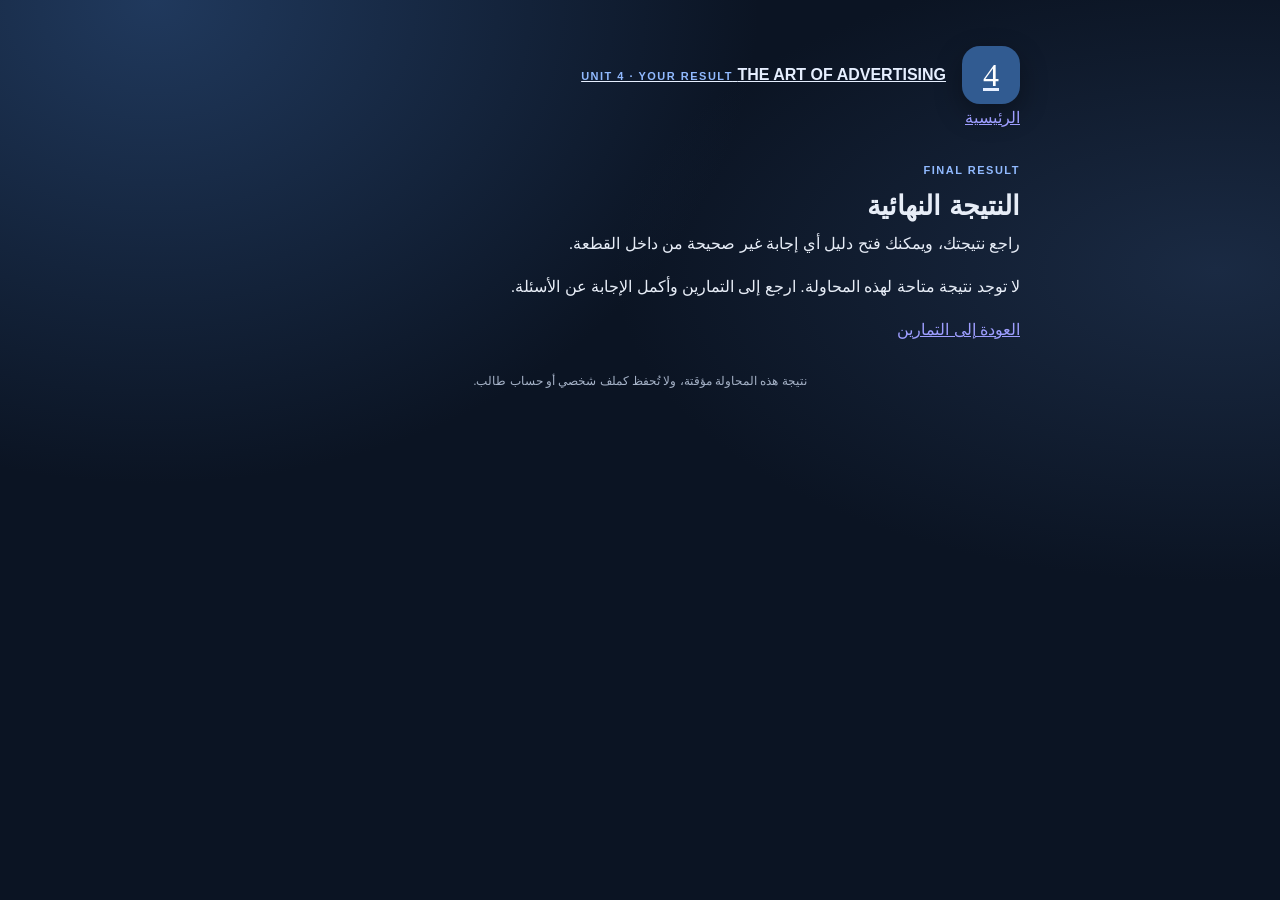
<file: public/results.html>
<!doctype html>
<html lang="ar" dir="rtl">
<head>
  <meta charset="utf-8">
  <meta name="viewport" content="width=device-width, initial-scale=1">
  <meta name="theme-color" content="#f3f6fb">
  <meta name="description" content="النتيجة النهائية ومراجعة الأسئلة التي تحتاج إلى تحسين.">
  <title>النتيجة النهائية | The Art of Advertising</title>
  <link rel="stylesheet" href="./styles.css?v=13">
  <script src="./results.js?v=1" defer></script>
</head>
<body>
  <main class="shell">
    <header class="site-header">
      <a class="brand" href="./index.html">
        <span class="brand-mark" aria-hidden="true">4</span>
        <span class="brand-copy">
          <span class="eyebrow">UNIT 4 · YOUR RESULT</span>
          <strong>THE ART OF ADVERTISING</strong>
        </span>
      </a>
      <a class="back-link" href="./index.html">الرئيسية</a>
    </header>

    <header class="page-intro">
      <p class="eyebrow">FINAL RESULT</p>
      <h1>النتيجة النهائية</h1>
      <p>راجع نتيجتك، ويمكنك فتح دليل أي إجابة غير صحيحة من داخل القطعة.</p>
    </header>

    <section class="result-panel" aria-live="polite">
      <div id="result-unavailable" class="empty-state" hidden>
        <p>لا توجد نتيجة متاحة لهذه المحاولة. ارجع إلى التمارين وأكمل الإجابة عن الأسئلة.</p>
        <a class="button primary-button" href="./quiz.html">العودة إلى التمارين</a>
      </div>
      <div id="result-content" hidden>
        <div class="score-card">
          <span class="eyebrow">YOUR SCORE</span>
          <strong id="final-score">0 / 26</strong>
          <p id="score-caption">إجابات صحيحة</p>
        </div>
        <div id="all-correct" class="all-correct" hidden>
          ممتاز! جميع إجاباتك صحيحة. 🎉
        </div>
        <section id="wrong-section">
          <h2 id="wrong-heading">أسئلة تحتاج إلى مراجعة</h2>
          <div id="wrong-answers" class="wrong-list"></div>
        </section>
        <div class="result-actions">
          <a class="button primary-button" href="./quiz.html">إعادة حل التمارين</a>
          <a class="button secondary-button" href="./index.html">العودة إلى الرئيسية</a>
        </div>
      </div>
    </section>
    <footer class="page-footer"><p>نتيجة هذه المحاولة مؤقتة، ولا تُحفظ كملف شخصي أو حساب طالب.</p></footer>
  </main>
</body>
</html>
</file>
<file: public/styles.css>
:root{color-scheme:light;--navy:#10233f;--blue:#2457a6;--ink:#17263c;--muted:#68778d;--line:#dce4ef;--paper:#fff;--bg:#f3f6fb;--mint:#e9f7f2}*{box-sizing:border-box}body{margin:0;min-height:100vh;background:radial-gradient(circle at 15% 5%,#e3edff 0,transparent 34%),var(--bg);color:var(--ink);font-family:Tahoma,Arial,sans-serif;line-height:1.7}.shell{width:min(100% - 32px,760px);margin:0 auto;padding:46px 0 24px}.brand{display:flex;align-items:center;gap:16px;color:var(--navy)}.brand-mark{display:grid;place-items:center;width:58px;height:58px;border-radius:18px;background:var(--navy);color:#fff;font-family:Georgia,serif;font-size:32px;box-shadow:0 10px 24px #10233f24}.eyebrow{margin:0 0 4px;color:var(--blue);font-size:11px;font-weight:800;letter-spacing:1.5px}h1,h2,p{margin-top:0}h1{margin-bottom:0;font-size:clamp(20px,4vw,27px);direction:ltr;text-align:right}.subtitle{margin:0;color:var(--muted);font-size:14px;direction:ltr;text-align:right}.intro{margin:42px 0 24px;max-width:620px}.intro h2{margin:4px 0 8px;font-size:clamp(23px,5vw,34px);line-height:1.35}.intro>p:last-child{margin:0;color:var(--muted)}.auth-card{max-width:520px;margin-inline:auto;padding:24px;background:var(--paper);border:1px solid var(--line);border-radius:22px;box-shadow:0 18px 50px #19365d0d}.tabs{display:grid;grid-template-columns:1fr 1fr;gap:6px;padding:5px;background:#f0f3f8;border-radius:13px;margin-bottom:24px}.tab,button,input{font:inherit}.tab{border:0;border-radius:10px;padding:10px 8px;background:transparent;color:#526176;font-weight:700;cursor:pointer}.tab.active{background:#fff;color:var(--navy);box-shadow:0 2px 8px #152b4912}form h2,.account-panel h2{font-size:23px;margin-bottom:4px}.form-hint{color:var(--muted);font-size:14px;margin-bottom:20px}label{display:block;font-weight:700;font-size:14px;margin:15px 0 6px}input{width:100%;min-height:48px;padding:10px 13px;border:1px solid #cbd6e5;border-radius:11px;background:#fff;color:var(--ink);outline:none}input:focus{border-color:var(--blue);box-shadow:0 0 0 3px #2457a61a}small{display:block;color:var(--muted);font-size:11px;margin-top:5px}.primary,.secondary{width:100%;min-height:48px;border:0;border-radius:12px;font-weight:800;cursor:pointer;margin-top:14px}.primary{background:var(--navy);color:#fff}.primary:disabled{opacity:.65;cursor:wait}.secondary{background:#edf2f8;color:var(--navy)}.message{min-height:24px;margin:12px 0 0;font-size:13px;color:#a12a2a}.message.success{color:#176b4b}.account-panel{text-align:center;padding:14px 0 2px}.success-mark{display:grid;place-items:center;width:54px;height:54px;border-radius:50%;margin:0 auto 12px;background:var(--mint);color:#176b4b;font-size:28px;font-weight:900}.account-panel p{margin-bottom:8px}footer{text-align:center;color:var(--muted);font-size:12px;margin-top:28px}[hidden]{display:none!important}@media(max-width:520px){.shell{padding-top:28px}.intro{margin-top:32px}.auth-card{padding:18px;border-radius:18px}}
.account-panel{text-align:right;padding:0}.account-top{display:flex;align-items:center;justify-content:space-between;gap:12px;padding-bottom:18px;border-bottom:1px solid var(--line)}.account-top h2{margin:0;font-size:20px}.logout-link{border:0;background:#edf2f8;color:var(--navy);border-radius:9px;padding:8px 12px;font:inherit;font-size:12px;font-weight:700;cursor:pointer}.lesson-heading{display:flex;justify-content:space-between;align-items:center;padding:25px 0 12px}.lesson-heading h2{direction:ltr;text-align:right;font-size:clamp(22px,4vw,30px);margin:2px 0}.lesson-heading .form-hint{margin:0}.lesson-number{display:grid;place-items:center;width:48px;height:48px;border-radius:15px;background:#edf2fb;color:var(--blue);font-weight:900}.learning-section{padding:20px 0;border-top:1px solid var(--line)}.section-heading{display:flex;justify-content:space-between;align-items:center;gap:10px}.section-heading h3{font-size:19px;margin:0}.section-tag{padding:5px 10px;border-radius:20px;background:#edf2fb;color:var(--blue);font-size:11px;font-weight:700}.section-note{font-size:12px;color:var(--muted);margin:10px 0 14px}.speed-control{display:flex;align-items:center;gap:10px;margin:14px 0;padding:10px 12px;background:#f5f7fb;border-radius:12px;font-size:12px}.speed-control label{margin:0;white-space:nowrap}.speed-control input{min-height:0;padding:0;flex:1;accent-color:var(--blue)}.speed-control output{min-width:42px;text-align:left;direction:ltr;font-weight:700}.reading-list,.vocabulary-grid{display:grid;gap:10px}.reading-card,.vocab-card{border:1px solid var(--line);border-radius:13px;padding:13px;background:#fff}.reading-card-top{display:flex;justify-content:space-between;align-items:center;gap:10px}.reading-card-top strong{font-size:11px;color:var(--blue)}.sentence-en{direction:ltr;text-align:left;font-family:Arial,sans-serif;font-size:16px;line-height:1.55;margin:10px 0}.sentence-ar{margin:8px 0 0;padding-top:8px;border-top:1px dashed var(--line);font-size:13px;color:#40516a}.sentence-ar[hidden]{display:none}.mini-actions{display:flex;gap:7px;flex-wrap:wrap}.mini-button{border:1px solid var(--line);background:#f7f9fc;color:var(--navy);border-radius:8px;padding:6px 10px;font:inherit;font-size:11px;cursor:pointer}.mini-button:focus-visible,.tab:focus-visible,button:focus-visible{outline:3px solid #7da6e8;outline-offset:2px}.vocabulary-grid{grid-template-columns:repeat(2,minmax(0,1fr))}.vocab-card{min-width:0}.vocab-word{font-family:Arial,sans-serif;direction:ltr;text-align:left;font-weight:700;font-size:16px;margin:0 0 7px}.vocab-meaning{font-size:13px;color:#40516a;margin:10px 0 0}.vocab-meaning[hidden]{display:none}.quiz-question{padding:13px 0;border-bottom:1px solid var(--line)}.quiz-question p{margin:0 0 9px;font-size:14px;font-weight:700}.quiz-options{display:grid;gap:7px}.quiz-option{display:flex;align-items:center;gap:8px;padding:8px 10px;border:1px solid var(--line);border-radius:9px;font-size:13px;cursor:pointer}.quiz-option input{width:16px;min-height:16px;margin:0;accent-color:var(--blue)}.quiz-result{font-size:13px;font-weight:700;margin:12px 0 0;color:#176b4b}.lesson-message{min-height:20px;font-size:12px;color:var(--muted);margin:10px 0 0}@media(max-width:420px){.vocabulary-grid{grid-template-columns:1fr}.account-top{align-items:flex-start}.speed-control{gap:7px}}


.local-badge{display:inline-flex;align-items:center;padding:6px 10px;border-radius:20px;background:#e9f7f2;color:#176b4b;font-size:11px;font-weight:800;white-space:nowrap}

/* Separate learning pages */
.page-nav{display:flex;flex-wrap:wrap;gap:7px;margin:22px 0 0;padding:7px;background:#eaf0f8;border-radius:13px}
.page-nav a{flex:1 1 auto;text-align:center;text-decoration:none;color:#526176;padding:9px 12px;border-radius:9px;font-size:13px;font-weight:700}
.page-nav a.current{background:#fff;color:var(--navy);box-shadow:0 2px 8px #152b4912}
.page-intro{margin-top:30px}
.lesson-page{margin-top:0}
.learning-menu{display:grid;gap:10px;margin-top:22px}
.learning-link{display:flex;align-items:center;gap:13px;padding:15px;border:1px solid var(--line);border-radius:13px;background:#fff;color:var(--ink);text-decoration:none;transition:border-color .15s,transform .15s}
.learning-link:hover{border-color:#9db5d8;transform:translateY(-1px)}
.learning-link>span:nth-child(2){display:grid;gap:3px;flex:1}
.learning-link strong{font-size:15px;color:var(--navy)}
.learning-link small{margin:0;font-size:12px;line-height:1.5}
.menu-number{display:grid;place-items:center;flex:0 0 42px;height:42px;border-radius:12px;background:#edf2fb;color:var(--blue);font-weight:900}
.menu-arrow{font-size:19px;color:var(--blue)}
.home-note{margin:18px 0 0;color:var(--muted);font-size:12px}
@media(max-width:420px){.page-nav{gap:4px}.page-nav a{padding:8px 7px;font-size:12px}.learning-link{padding:12px;gap:9px}}

/* Dark learning theme */
:root{color-scheme:dark;--navy:#e6efff;--blue:#8db8ff;--ink:#e7edf7;--muted:#a5b2c7;--line:#34445c;--paper:#172338;--bg:#0b1423;--mint:#173c36}
body{background:radial-gradient(ellipse at 12% 0%,#20395d 0,transparent 38%),radial-gradient(ellipse at 95% 30%,#1a2a43 0,transparent 35%),#0b1423;color:var(--ink)}
.brand{color:#e6efff}.brand-mark{background:#315b91;color:#fff;box-shadow:0 10px 28px #0005}
.eyebrow{color:#91baff}.subtitle{color:#a5b2c7}
.auth-card{background:#172338;border-color:#34445c;box-shadow:0 20px 55px #0004}
.tabs{background:#101c2e}.tab{color:#b5c2d5}.tab.active{background:#263a57;color:#fff;box-shadow:0 2px 9px #0004}
input{background:#0f1b2d;border-color:#40516a;color:#edf4ff}
input:focus{border-color:#8db8ff;box-shadow:0 0 0 3px #8db8ff25}
.primary{background:#315f96;color:#fff}.secondary,.logout-link{background:#253650;color:#e7edf7}
.speed-control{background:#101c2e;color:#dce7f7}.speed-control input{background:transparent;accent-color:#8db8ff}
.reading-card,.vocab-card,.learning-link{background:#1d2b42;border-color:#3a4c66;color:#e7edf7}
.reading-card-top strong,.section-tag,.menu-number{color:#a9caff}
.sentence-ar,.vocab-meaning{color:#c1cee0;border-color:#40516a}
.mini-button,.page-nav{background:#253650;border-color:#40516a;color:#e4edfb}
.page-nav a{color:#c3d0e3}.page-nav a.current{background:#3b5d88;color:#fff;box-shadow:0 2px 8px #0004}
.lesson-number{background:#253b5b;color:#a9caff}.menu-number{background:#253b5b;color:#a9caff}

.quiz-option{border-color:#40516a;color:#e7edf7}.quiz-option:has(input:checked){background:#263e5e;border-color:#8db8ff}
.local-badge{background:#173c36;color:#a9ead4}
.learning-link:hover{border-color:#8db8ff;background:#233650}
.learning-link strong{color:#f0f5ff}.learning-link small{color:#aab9cf}
.menu-arrow{color:#9dc2ff}.home-note,footer,.section-note,.lesson-message{color:#a5b2c7}
.success-mark{background:#173c36;color:#a9ead4}
.message.success,.quiz-result{color:#8de0bd}
@media(prefers-reduced-motion:reduce){*{scroll-behavior:auto!important;transition:none!important}}


/* Final practice result page */
.final-score{display:grid;gap:5px;text-align:center;padding:22px 16px;margin-bottom:20px;border:1px solid #3b705f;border-radius:16px;background:#173c36}.final-score strong{font-size:clamp(32px,8vw,46px);line-height:1.2;color:#a9ead4;direction:ltr}.final-score span{font-size:14px;color:#d3eee4}.wrong-list{display:grid;gap:12px}.wrong-answer{padding:14px;border:1px solid #704b56;border-radius:12px;background:#2b2635}.wrong-question{font-weight:800;margin-bottom:10px}.answer-line{margin:6px 0;font-size:13px}.answer-line strong{color:#ffb5b5}.correct-line strong{color:#8de0bd}.result-retry{display:grid;place-items:center;text-decoration:none;text-align:center;padding:12px}.result-empty{padding:16px;border:1px solid #3b705f;border-radius:12px;background:#173c36;color:#a9ead4;text-align:center;font-weight:800}

/* Clear navigation from final results */
.result-home{display:grid;place-items:center;text-decoration:none;text-align:center;padding:14px 16px;min-height:56px;font-size:16px;font-weight:900;letter-spacing:.1px;box-shadow:0 6px 18px #0003;border:2px solid #8db8ff}
.result-home:focus-visible{outline:3px solid #a9caff;outline-offset:4px}

/* Interactive word pronunciation and four practice formats */
.word-token{display:inline;border:0;padding:0 1px;margin:0;background:transparent;color:inherit;font:inherit;line-height:inherit;text-decoration:underline;text-decoration-style:dotted;text-decoration-color:#8db8ff;text-underline-offset:3px;cursor:pointer;border-radius:3px}
.word-token:hover,.word-token:focus-visible{background:#315f9630;outline:2px solid #8db8ff;outline-offset:2px}
.quiz-section-title{margin:24px 0 8px;padding:10px 12px;border-right:4px solid #8db8ff;border-radius:8px;background:#253650;color:#f0f5ff;font-size:15px}
.quiz-question{scroll-margin-top:16px}

/* Keep sentence actions on the left side of each English sentence */
.sentence-row{display:grid;grid-template-columns:minmax(0,1fr) auto;gap:10px;align-items:start;padding:5px 0}
.sentence-row .sentence-en{grid-column:1;grid-row:1;min-width:0;margin:9px 0}
.sentence-row .mini-actions{grid-column:2;grid-row:1;display:grid;justify-items:stretch;gap:6px;padding-top:5px}
.sentence-row .sentence-ar{grid-column:1/-1;grid-row:2;margin-top:0}
@media(max-width:380px){.sentence-row{gap:6px}.sentence-row .mini-button{padding:6px 7px;font-size:10px}}


/* Original textbook page image and two-step sentence/word selection */
.textbook-body{color-scheme:light;background:#fff;color:#17263c}
.textbook-shell{width:min(100% - 24px,1040px);margin:0 auto;padding:20px 0 34px}
.textbook-nav{display:flex;align-items:center;gap:10px;margin:0 0 18px;color:#64748b;font-size:13px}
.textbook-nav a,.textbook-page-footer a{color:#2457a6;text-decoration:none;font-weight:700}
.textbook-nav a:last-child{margin-inline-start:auto}
.textbook-intro{max-width:850px;margin:0 auto 16px;text-align:right}
.textbook-intro h1{direction:rtl;text-align:right;color:#10233f;font-size:clamp(24px,4vw,34px);margin:4px 0 8px}
.textbook-intro>p:last-child{color:#526176;line-height:1.8;margin:0}
.textbook-interaction{max-width:920px;margin:0 auto}
.textbook-body .speed-control{display:flex;align-items:center;gap:12px;max-width:650px;margin:12px auto 8px;padding:10px 14px;background:#fff;border:1px solid #d9e2ee;border-radius:13px;color:#20334d}
.textbook-body .speed-control label{margin:0;white-space:nowrap;font-weight:700;font-size:13px}
.textbook-body .speed-control input{flex:1;min-height:24px;padding:0;accent-color:#2457a6}
#speed-value{min-width:48px;text-align:center;font-weight:800;color:#2457a6;direction:ltr}
.textbook-body #lesson-message{max-width:860px;min-height:0;margin:6px auto;color:#a12a2a;font-size:13px}
.textbook-image-stage{width:100%;max-width:860px;margin:12px auto 0}
.textbook-image-wrap{position:relative;width:100%;aspect-ratio:646/639;overflow:hidden;background:#fff;border:1px solid #d4dce7;border-radius:12px;box-shadow:0 14px 36px #10233f18}
.textbook-source-image{position:absolute;inset:0;display:block;width:100%;height:100%;object-fit:contain;user-select:none;-webkit-user-drag:none}
.textbook-hotspots{position:absolute;inset:0;display:block;width:100%;height:100%;overflow:visible;touch-action:manipulation}
.sentence-hit,.word-hit{fill:transparent;stroke:transparent;cursor:pointer;pointer-events:all}
.sentence-hit:focus-visible,.word-hit:focus-visible{fill:#2457a61c;stroke:#2457a6;stroke-width:1.5;outline:none}
.textbook-highlight-layer{pointer-events:none}
.sentence-highlight{fill:#55a5ff55;stroke:#2878c9a6;stroke-width:.8;pointer-events:none}
.word-highlight{fill:#ffd34f99;stroke:#b87900;stroke-width:1.3;pointer-events:none}
.textbook-selection{max-width:860px;margin:14px auto 0;padding:14px 16px;background:#fff;border:1px solid #d6e1ef;border-radius:14px;box-shadow:0 8px 22px #10233f0b}
.textbook-selection[hidden]{display:none}
.textbook-selection-label{margin:0 0 10px;color:#274365;font-size:14px;font-weight:800}
.textbook-action-buttons{display:flex;gap:10px}
.textbook-selection .mini-button{min-width:110px;min-height:42px;padding:8px 18px;border:1px solid #c9d8ea;border-radius:10px;background:#edf4fc;color:#174a83;font:700 14px Tahoma,Arial,sans-serif;cursor:pointer}
.textbook-selection .mini-button:hover,.textbook-selection .mini-button:focus-visible{background:#dcecff;outline:2px solid #8db8ff;outline-offset:2px}
.textbook-translation{margin:12px 0 0;padding:10px 12px;border-radius:9px;background:#f1f6fd;color:#203b5d;font-size:15px;line-height:1.8}
.textbook-page-footer{max-width:860px;margin:18px auto 0;text-align:center;font-size:13px}
@media(max-width:520px){
 .textbook-shell{padding-top:14px}
 .textbook-nav{margin-bottom:12px}
 .textbook-intro{margin-bottom:12px}
 .textbook-body .speed-control{gap:8px;padding:9px 10px}
 .textbook-body .speed-control label{font-size:12px}
 .textbook-image-wrap{border-radius:8px}
 .textbook-selection{padding:12px}
 .textbook-selection .mini-button{flex:1;min-width:0}
}

.quiz-section-note{margin:0 0 10px;color:#b9c8dc;font-size:12px;line-height:1.6}
.quiz-option.unavailable{opacity:.42;cursor:not-allowed;background:#17283f;border-style:dashed}
.quiz-option.unavailable input{cursor:not-allowed}


/* Homepage: two clear entry points */
.home-body{color-scheme:light;background:#f4f7fb;color:#17263c}
.home-shell{width:min(100% - 32px,760px);min-height:100vh;display:flex;flex-direction:column;justify-content:center;padding:40px 0}
.home-heading{margin:0 0 26px}
.home-heading .eyebrow{color:#2457a6}
.home-heading h1{direction:ltr;text-align:right;color:#10233f;font-size:clamp(22px,5vw,32px);letter-spacing:.3px;margin:4px 0 8px}
.home-heading>p:last-child{margin:0;color:#68778d;font-size:14px}
.home-choices{display:grid;gap:14px}
.home-choice{display:flex;align-items:center;gap:14px;min-height:108px;padding:20px;border:1px solid #dce4ef;border-radius:18px;background:#fff;color:#17263c;text-decoration:none;box-shadow:0 8px 24px #19365d0a;transition:transform .15s,border-color .15s,box-shadow .15s}
.home-choice:hover{transform:translateY(-2px);border-color:#9db5d8;box-shadow:0 12px 28px #19365d12}
.home-choice:focus-visible{outline:3px solid #7da6e8;outline-offset:3px}
.home-choice-number{display:grid;place-items:center;flex:0 0 48px;height:48px;border-radius:14px;background:#edf3fc;color:#2457a6;font-size:14px;font-weight:900;direction:ltr}
.home-choice-copy{display:grid;gap:4px;flex:1}
.home-choice-copy strong{color:#10233f;font-size:19px}
.home-choice-copy small{margin:0;color:#68778d;font-size:12px;line-height:1.7}
.home-choice-arrow{color:#2457a6;font-size:22px;font-weight:800}
@media(max-width:420px){.home-shell{padding:30px 0}.home-heading{margin-bottom:20px}.home-choice{min-height:100px;padding:15px;gap:11px}.home-choice-number{flex-basis:42px;height:42px}.home-choice-copy strong{font-size:17px}.home-choice-copy small{font-size:11px}}
</file>
<file: public/art-advertising.css>
.art-shell{max-width:900px}.art-panel{margin:18px 0;padding:20px;background:var(--paper);border:1px solid var(--line);border-radius:18px}.art-panel h2{font-size:19px;margin:0 0 10px}.art-panel p{color:var(--muted)}.pdf-frame-wrap{width:100%;height:min(78vh,900px);min-height:520px;overflow:hidden;border:1px solid var(--line);border-radius:12px;background:#fff}.pdf-frame-wrap iframe{width:100%;height:100%;border:0}.art-note{padding:12px;border-radius:10px;background:#101c2e;color:#c1cee0!important;font-size:13px}.art-controls{display:flex;gap:8px;flex-wrap:wrap}.art-controls button{padding:9px 14px;border:1px solid var(--line);border-radius:9px;background:#253650;color:#e7edf7}.art-controls button:disabled{opacity:.45}.art-panel .speed-control{max-width:520px}.art-panel .speed-control input{width:auto;min-height:0}.art-panel .speed-control label{margin:0}@media(max-width:520px){.art-panel{padding:15px}.pdf-frame-wrap{min-height:420px}}

/* Evidence-linked question interface */
.question-list{display:grid;gap:1rem;margin-top:1rem}
.question-card{padding:1rem;border:1px solid var(--line,rgba(255,255,255,.12));border-radius:1rem;background:rgba(255,255,255,.035)}
.question-card h3{margin:0 0 .85rem;font-size:1rem;line-height:1.8}
.answer-options{display:flex;flex-direction:column;align-items:stretch;gap:.65rem;margin-bottom:1rem}.answer-option{display:flex;width:100%;align-items:center;gap:.55rem;padding:.55rem .7rem;border:1px solid var(--line);border-radius:.65rem;cursor:pointer}
.answer-option{display:inline-flex;align-items:center;gap:.45rem}
.evidence-button{border:0;border-radius:.7rem;padding:.7rem 1rem;font:inherit;cursor:pointer;background:#d8e8ff;color:#10223b}
.evidence-button:disabled{opacity:.45;cursor:not-allowed}
.passage-sentence{padding:.35rem .55rem;border-radius:.45rem;line-height:2.1}
.passage-sentence.is-speaking{background:rgba(35,35,35,.24);color:#172033;outline:2px solid rgba(35,35,35,.24)}
.question-feedback{display:block;margin-top:.5rem}

.question-actions{display:flex;flex-wrap:wrap;gap:.6rem}
.check-answer{border:1px solid var(--line);border-radius:.7rem;padding:.7rem 1rem;font:inherit;cursor:pointer}
.question-feedback.is-correct{color:#198754}.question-feedback.is-wrong{color:#b45309}
.exercise-section{margin:1.2rem 0}.exercise-section>h3{margin-bottom:.8rem}

.blank-answer{display:flex;align-items:center;gap:.65rem;flex-wrap:wrap;margin:.6rem 0 1rem}
.blank-input{min-width:180px;max-width:100%;padding:.65rem .8rem;border:1px solid var(--line);border-radius:.65rem;background:var(--paper);color:inherit;font:inherit}
.question-actions button:disabled{opacity:.45;cursor:not-allowed}
#quiz-status.is-complete{border:1px solid #198754}
.evidence-button:focus-visible,.check-answer:focus-visible,.blank-input:focus-visible{outline:3px solid #7db4ff;outline-offset:2px}

/* Textbook PDF source and local preview */
.pdf-upload-row{display:flex;align-items:center;flex-wrap:wrap;gap:.75rem;margin:1rem 0}
.pdf-upload-row input[type=file]{max-width:100%;font:inherit;color:inherit}
.pdf-upload-row .button-like{display:inline-flex;align-items:center;padding:.7rem 1rem;border-radius:.7rem;background:#d8e8ff;color:#10223b;font-weight:700;cursor:pointer}
.pdf-upload-row a{color:var(--link,#8fc2ff);text-decoration:underline}

/* Keep the source pages and the sentence-by-sentence audio together on one reading page. */
.reading-page-panel>h2{margin-bottom:8px}
.reading-audio-area{margin-top:24px;padding-top:22px;border-top:1px solid var(--line)}
.reading-audio-area h3{margin:0 0 8px;font-size:18px;color:var(--navy)}
.reading-audio-area>p:not(.art-note){margin:0 0 14px}
.reading-audio-area .speed-control{margin:12px 0}
.passage-text{display:grid;gap:7px;margin-top:14px;padding:12px;border:1px solid var(--line);border-radius:13px;background:#101c2e}
.passage-sentence{margin:0;direction:ltr;text-align:left;font-family:Arial,sans-serif;font-size:16px;padding:9px 11px;border-radius:8px;line-height:1.75;scroll-margin:28vh;transition:background-color .15s,outline-color .15s}
.passage-sentence.is-speaking{background:rgba(35,35,35,.24);color:#172033;outline:2px solid rgba(35,35,35,.24);box-shadow:0 0 0 3px rgba(35,35,35,.08)}
@media(max-width:520px){.reading-audio-area{margin-top:18px;padding-top:18px}.passage-text{padding:8px}.passage-sentence{font-size:15px;padding:8px}}

/* Original PDF pages: each spoken word receives its own separate highlight mark. */
.textbook-reader{max-width:980px}
.reader-controls-heading{display:flex;align-items:center;justify-content:space-between;gap:14px;flex-wrap:wrap}
.reader-controls-heading h2{margin:0;font-size:19px}
.source-pdf-link{display:inline-flex;align-items:center;padding:9px 13px;border:1px solid var(--line);border-radius:9px;color:#b9d4ff;text-decoration:none;font-size:13px;font-weight:700}
.reader-controls .speed-control{max-width:560px}
.reader-controls .speed-control input{flex:1;min-width:80px}
.reader-status{margin:12px 0 0;padding:11px 13px;border:1px solid var(--line);border-radius:10px;background:#101c2e;color:#d7e4f6;font-size:13px;line-height:1.7}
.pdf-pages{display:grid;gap:22px;margin-top:20px}
.source-page{padding:14px;border:1px solid var(--line);border-radius:16px;background:var(--paper);overflow:hidden}
.source-page>h2{margin:0 0 12px;font-size:15px;color:var(--ink)}
.pdf-page{position:relative;margin:0 auto;max-width:100%;overflow:hidden;background:#fff;box-shadow:0 8px 26px #0002;direction:ltr;isolation:isolate}
.pdf-page canvas{position:absolute;z-index:1;inset:0;display:block;max-width:100%;height:auto;pointer-events:none}
.pdf-page .textLayer{position:absolute;z-index:2;inset:0;overflow:hidden;line-height:1;transform-origin:0 0;text-align:initial;forced-color-adjust:none;user-select:text;-webkit-user-select:text;touch-action:pan-y pinch-zoom}
.pdf-page .textLayer span,.pdf-page .textLayer br{position:absolute;color:transparent;white-space:pre;transform-origin:0% 0%;cursor:pointer;pointer-events:auto;user-select:text;-webkit-user-select:text;touch-action:pan-y pinch-zoom}
.pdf-page .sentence-highlight-layer{position:absolute;z-index:3;inset:0;overflow:hidden;pointer-events:none}
.pdf-page .sentence-highlight{position:absolute;display:block;box-sizing:border-box;margin:0;padding:0;background:rgba(35,35,35,.24);border:0;border-radius:2px;box-shadow:none;mix-blend-mode:multiply;pointer-events:none}
.pdf-page .sentence-highlight-layer .active-spoken-word{position:absolute;inset:0;pointer-events:none}
.pdf-page .sentence-highlight-layer .spoken-word-fragment{position:absolute;display:block;box-sizing:border-box;margin:0;padding:0;border:0;border-radius:2px;background:rgba(35,35,35,.24);box-shadow:none;pointer-events:none}
.reader-footnote{margin:14px 0;color:var(--muted);font-size:12px;line-height:1.8}
.reader-controls .art-controls button{min-height:42px;padding:9px 15px}
.reader-controls .art-controls button:first-child{background:#315f96;color:#fff;border-color:#6f9bd0;font-weight:800}
@media(max-width:520px){
 .reader-controls-heading{align-items:flex-start}
 .source-page{padding:8px;border-radius:11px}
 .source-page>h2{padding:3px 4px}
 .reader-controls .art-controls{display:grid;grid-template-columns:repeat(2,minmax(0,1fr))}
 .reader-controls .art-controls button{width:100%;padding:9px 7px;font-size:12px}
 .pdf-page{width:100%}
}
/* Answer key and in-page jump for page two reading questions. */
.solution-jump-button{display:inline-flex;align-items:center;justify-content:center;border:1px solid #78a9df;border-radius:.7rem;padding:.7rem 1rem;font:inherit;font-weight:700;text-decoration:none;background:#203d5e;color:#e8f2ff}
.answer-solution{margin-top:.85rem;padding:.85rem 1rem;border:1px solid #4b8b70;border-radius:.75rem;background:rgba(38,112,78,.16);color:inherit;scroll-margin:24px;line-height:1.8}
.answer-solution strong{color:#7bd5a6}
.solution-jump-button:focus-visible{outline:3px solid #7db4ff;outline-offset:2px}

.page-two-question-panel{margin-top:18px;padding:16px;border:1px solid var(--line);border-radius:14px;background:var(--panel,rgba(255,255,255,.04))}
.page-two-question-panel>h3{margin-top:0}
.page-two-question{margin:12px 0}
.page-two-question .answer-solution{scroll-margin:24px}

/* Full-sentence evidence highlight is independent from speech word highlighting. */
.answer-highlight-layer{position:absolute;inset:0;pointer-events:none;z-index:5;overflow:hidden}
.answer-sentence-highlight{position:absolute;inset:0;pointer-events:none}
.answer-sentence-fragment{position:absolute;display:block;box-sizing:border-box;background:rgba(35,35,35,.24);border:0;border-radius:2px;box-shadow:none;mix-blend-mode:multiply;pointer-events:none}

/* Refined practice page: readable cards, consistent type and clear answer states. */
.quiz-page .art-shell{max-width:820px;padding-top:30px}
.quiz-page .page-nav{margin-top:14px}
.quiz-page .page-intro{margin:26px 0 20px}
.quiz-page .page-intro h1{font-size:clamp(27px,5vw,34px);line-height:1.4;letter-spacing:0}
.quiz-page .page-intro>p:last-child{max-width:680px;font-size:14px;line-height:1.9;color:#b9c8dc}
.quiz-page .art-panel{margin:18px 0;padding:clamp(16px,3vw,26px);border:1px solid #344963;border-radius:20px;background:linear-gradient(145deg,#192a42 0%,#142238 100%);box-shadow:0 16px 38px #0003}
.quiz-page .art-panel>h2{margin:0 0 6px;color:#f2f6ff;font-size:21px;line-height:1.5}
.quiz-page .art-panel>p{margin:0 0 18px;color:#afbed2;font-size:13px;line-height:1.8}
.quiz-page .question-list{gap:14px;margin-top:16px}
.quiz-page .exercise-section{margin:22px 0 0}
.quiz-page .exercise-section>h3{margin:0 0 12px;padding:11px 14px;border-right:4px solid #8db8ff;border-radius:10px;background:#243b5a;color:#edf4ff;font-size:15px;font-weight:800;line-height:1.7}
.quiz-page .question-card{padding:17px 18px 16px;border:1px solid #3b506b;border-radius:15px;background:#1b2c44;box-shadow:0 5px 15px #00000014;transition:border-color .16s,background .16s}
.quiz-page .question-card:focus-within{border-color:#789fd4}
.quiz-page .question-card>h3{margin:0 0 14px;color:#f3f6fc;font-family:Tahoma,Arial,sans-serif;font-size:16px;font-weight:700;line-height:1.9;direction:rtl;text-align:right}
.quiz-page .answer-options{display:flex;flex-direction:column;align-items:stretch;gap:9px;margin:0 0 15px}
.quiz-page .answer-option{display:flex;flex-direction:row;justify-content:flex-start;align-items:center;gap:11px;width:100%;min-height:48px;margin:0;padding:10px 13px;border:1px solid #405570;border-radius:11px;background:#15243a;color:#e1eaf7;font-family:Tahoma,Arial,sans-serif;font-size:14px;font-weight:500;line-height:1.7;direction:ltr;text-align:left;cursor:pointer;transition:background .15s,border-color .15s,transform .15s}
.quiz-page .answer-option:hover{border-color:#779fd5;background:#203753}
.quiz-page .answer-option:has(input:checked){border-color:#8db8ff;background:#294668;color:#fff;box-shadow:inset 0 0 0 1px #8db8ff35}
.quiz-page .answer-option input[type=radio]{flex:0 0 18px;width:18px;min-height:18px;height:18px;margin:0;accent-color:#8db8ff;cursor:pointer}
.quiz-page .question-actions{display:flex;flex-wrap:wrap;gap:9px}
.quiz-page .question-actions button,.quiz-page .question-actions a{display:inline-flex;align-items:center;justify-content:center;min-height:43px;padding:9px 15px;border-radius:10px;font-family:Tahoma,Arial,sans-serif;font-size:13px;font-weight:800;text-decoration:none;cursor:pointer;transition:filter .15s,transform .15s}
.quiz-page .check-answer{border:1px solid #6f9bd0;background:#315f96;color:#fff}
.quiz-page .evidence-button{border:1px solid #4b6380;background:#263b56;color:#e4efff}
.quiz-page .question-actions button:hover,.quiz-page .question-actions a:hover{filter:brightness(1.12);transform:translateY(-1px)}
.quiz-page .question-actions button:disabled{opacity:.45;cursor:not-allowed}
.quiz-page .question-feedback{min-height:0;margin-top:11px;font-size:13px;font-weight:800;line-height:1.7}
.quiz-page .question-feedback:empty{display:none}
.quiz-page .question-feedback.is-correct{color:#8de0bd}
.quiz-page .question-feedback.is-wrong{color:#ffd18b}
.quiz-page #quiz-status{margin:16px 0;padding:13px 15px;border:1px solid #3d526d;border-radius:12px;background:#14243a;color:#c4d3e7;font-family:Tahoma,Arial,sans-serif;font-size:13px;line-height:1.8}
.quiz-page #quiz-status.is-complete{border-color:#3b705f;background:#173c36;color:#bcebd8}
.quiz-page .answer-option:focus-within{outline:2px solid #8db8ff;outline-offset:2px}
@media(max-width:520px){
 .quiz-page .art-shell{width:min(100% - 22px,820px);padding-top:18px}
 .quiz-page .page-intro{margin:20px 0 16px}
 .quiz-page .art-panel{padding:14px;border-radius:16px}
 .quiz-page .question-card{padding:14px 12px}
 .quiz-page .question-card>h3{font-size:15px;line-height:1.95}
 .quiz-page .answer-option{min-height:46px;padding:9px 11px;font-size:13px}
 .quiz-page .question-actions{display:grid;grid-template-columns:1fr 1fr}
 .quiz-page .question-actions button,.quiz-page .question-actions a{width:100%;padding:8px 6px;font-size:12px}
}

/* Matching visual treatment for the true/false questions beneath textbook page two. */
.page-two-question-panel{margin-top:20px;padding:clamp(14px,3vw,20px);border:1px solid #344963;border-radius:17px;background:linear-gradient(145deg,#192a42 0%,#142238 100%);box-shadow:0 12px 28px #0002}
.page-two-question-panel>h3{margin:0 0 7px;padding:0;border:0;background:transparent;color:#f2f6ff;font-family:Tahoma,Arial,sans-serif;font-size:18px;line-height:1.7}
.page-two-question-panel>p{margin:0 0 16px;color:#b9c8dc;font-family:Tahoma,Arial,sans-serif;font-size:13px;line-height:1.85}
.page-two-question-panel .question-list{gap:12px;margin-top:12px}
.page-two-question-panel .page-two-question{margin:0;padding:15px 16px;border:1px solid #3b506b;border-radius:14px;background:#1b2c44;box-shadow:0 5px 15px #00000014}
.page-two-question-panel .page-two-question>h3{margin:0 0 13px;color:#f3f6fc;font-family:Tahoma,Arial,sans-serif;font-size:15px;font-weight:700;line-height:1.9}
.page-two-question-panel .answer-options{display:flex;flex-direction:column;align-items:stretch;gap:8px;margin:0 0 13px}
.page-two-question-panel .answer-option{display:flex;flex-direction:row;align-items:center;justify-content:flex-start;gap:10px;width:100%;min-height:45px;margin:0;padding:9px 12px;border:1px solid #405570;border-radius:10px;background:#15243a;color:#e1eaf7;font-family:Tahoma,Arial,sans-serif;font-size:14px;font-weight:500;line-height:1.7;cursor:pointer}
.page-two-question-panel .answer-option:has(input:checked){border-color:#8db8ff;background:#294668;color:#fff}
.page-two-question-panel .answer-option input[type=radio]{flex:0 0 18px;width:18px;height:18px;min-height:18px;margin:0;accent-color:#8db8ff}
.page-two-question-panel .question-actions{display:flex;flex-wrap:wrap;gap:9px}
.page-two-question-panel .question-actions button{display:inline-flex;align-items:center;justify-content:center;min-height:42px;padding:8px 14px;border-radius:10px;font-family:Tahoma,Arial,sans-serif;font-size:13px;font-weight:800;cursor:pointer}
.page-two-question-panel .check-answer{border:1px solid #6f9bd0;background:#315f96;color:#fff}
.page-two-question-panel .evidence-button{border:1px solid #4b6380;background:#263b56;color:#e4efff}
.page-two-question-panel .question-feedback{margin-top:10px;font-size:13px;font-weight:800;line-height:1.7}
.page-two-question-panel .question-feedback.is-correct{color:#8de0bd}
.page-two-question-panel .question-feedback.is-wrong{color:#ffd18b}
@media(max-width:520px){.page-two-question-panel{padding:12px;border-radius:14px}.page-two-question-panel .page-two-question{padding:13px 11px}.page-two-question-panel .page-two-question>h3{font-size:14px}.page-two-question-panel .answer-option{min-height:43px;font-size:13px}.page-two-question-panel .question-actions{display:grid;grid-template-columns:1fr 1fr}.page-two-question-panel .question-actions button{width:100%;padding:8px 5px;font-size:12px}}
</file>
